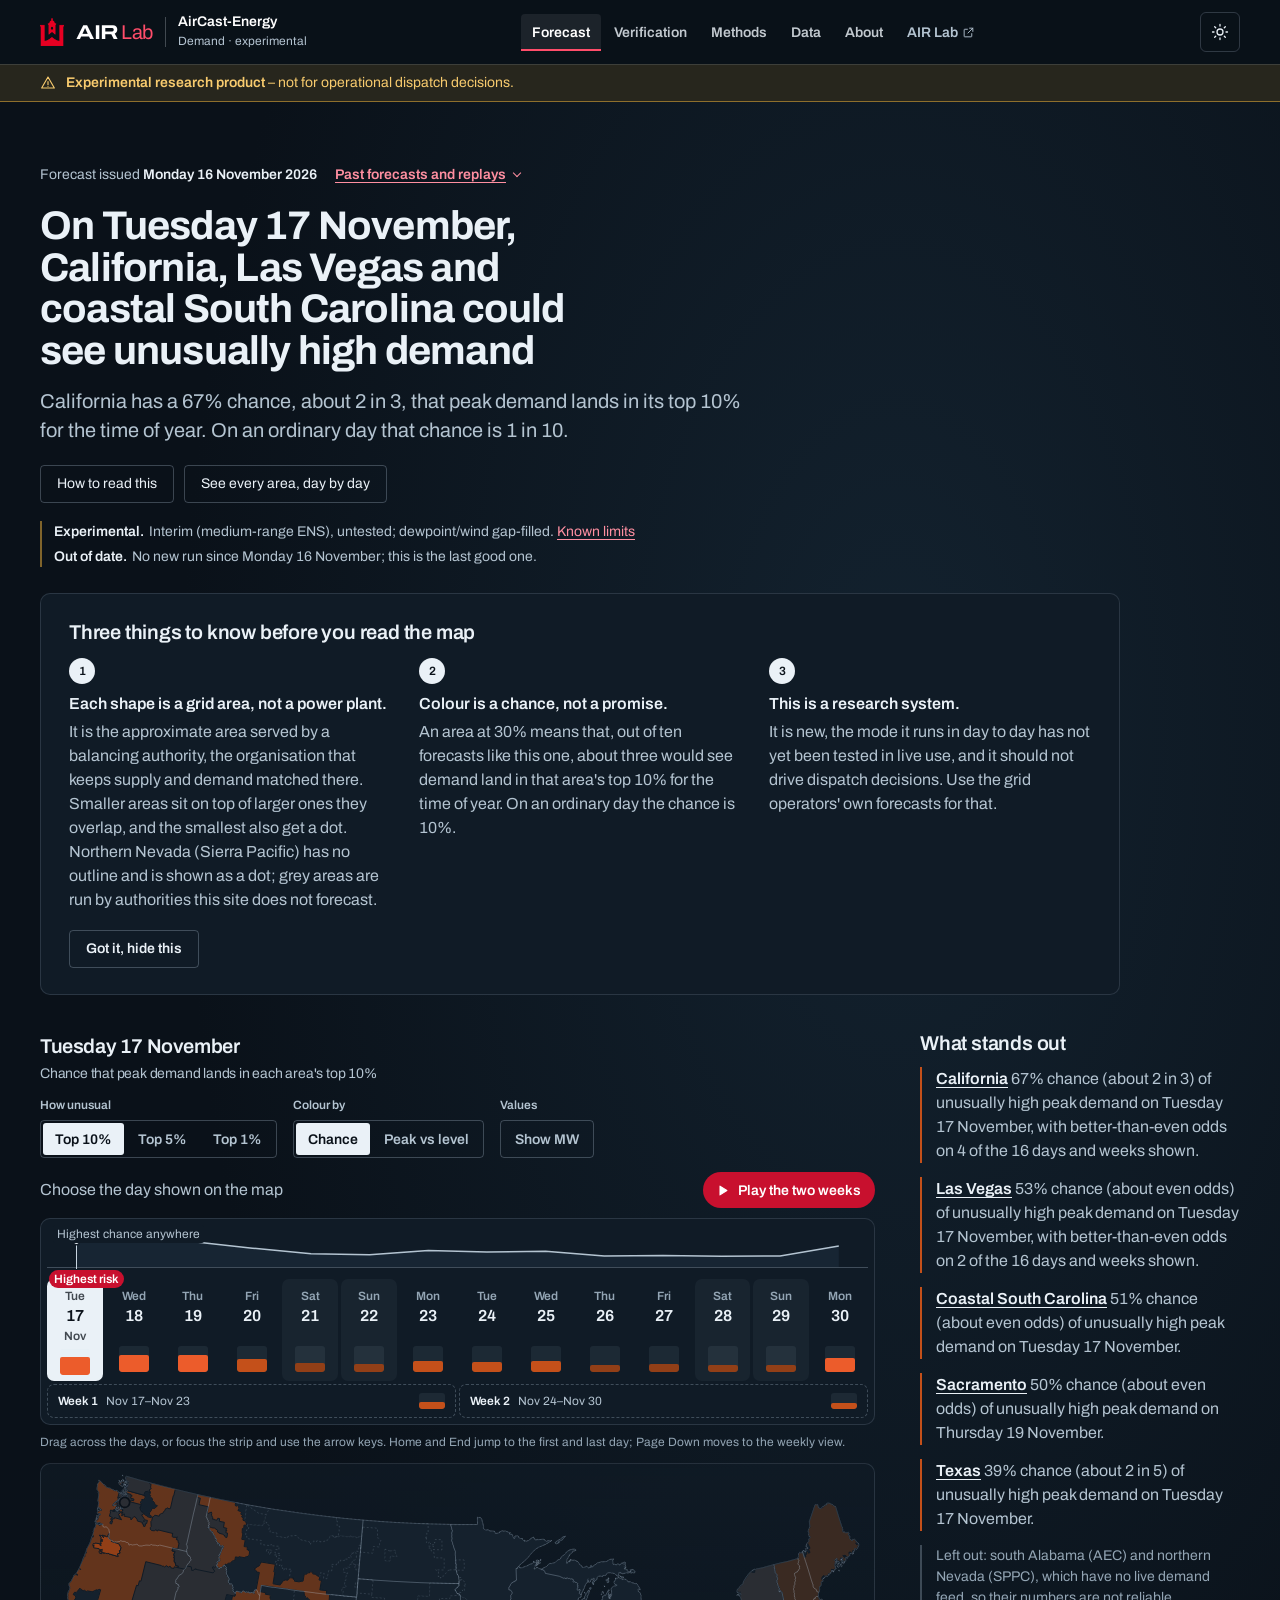
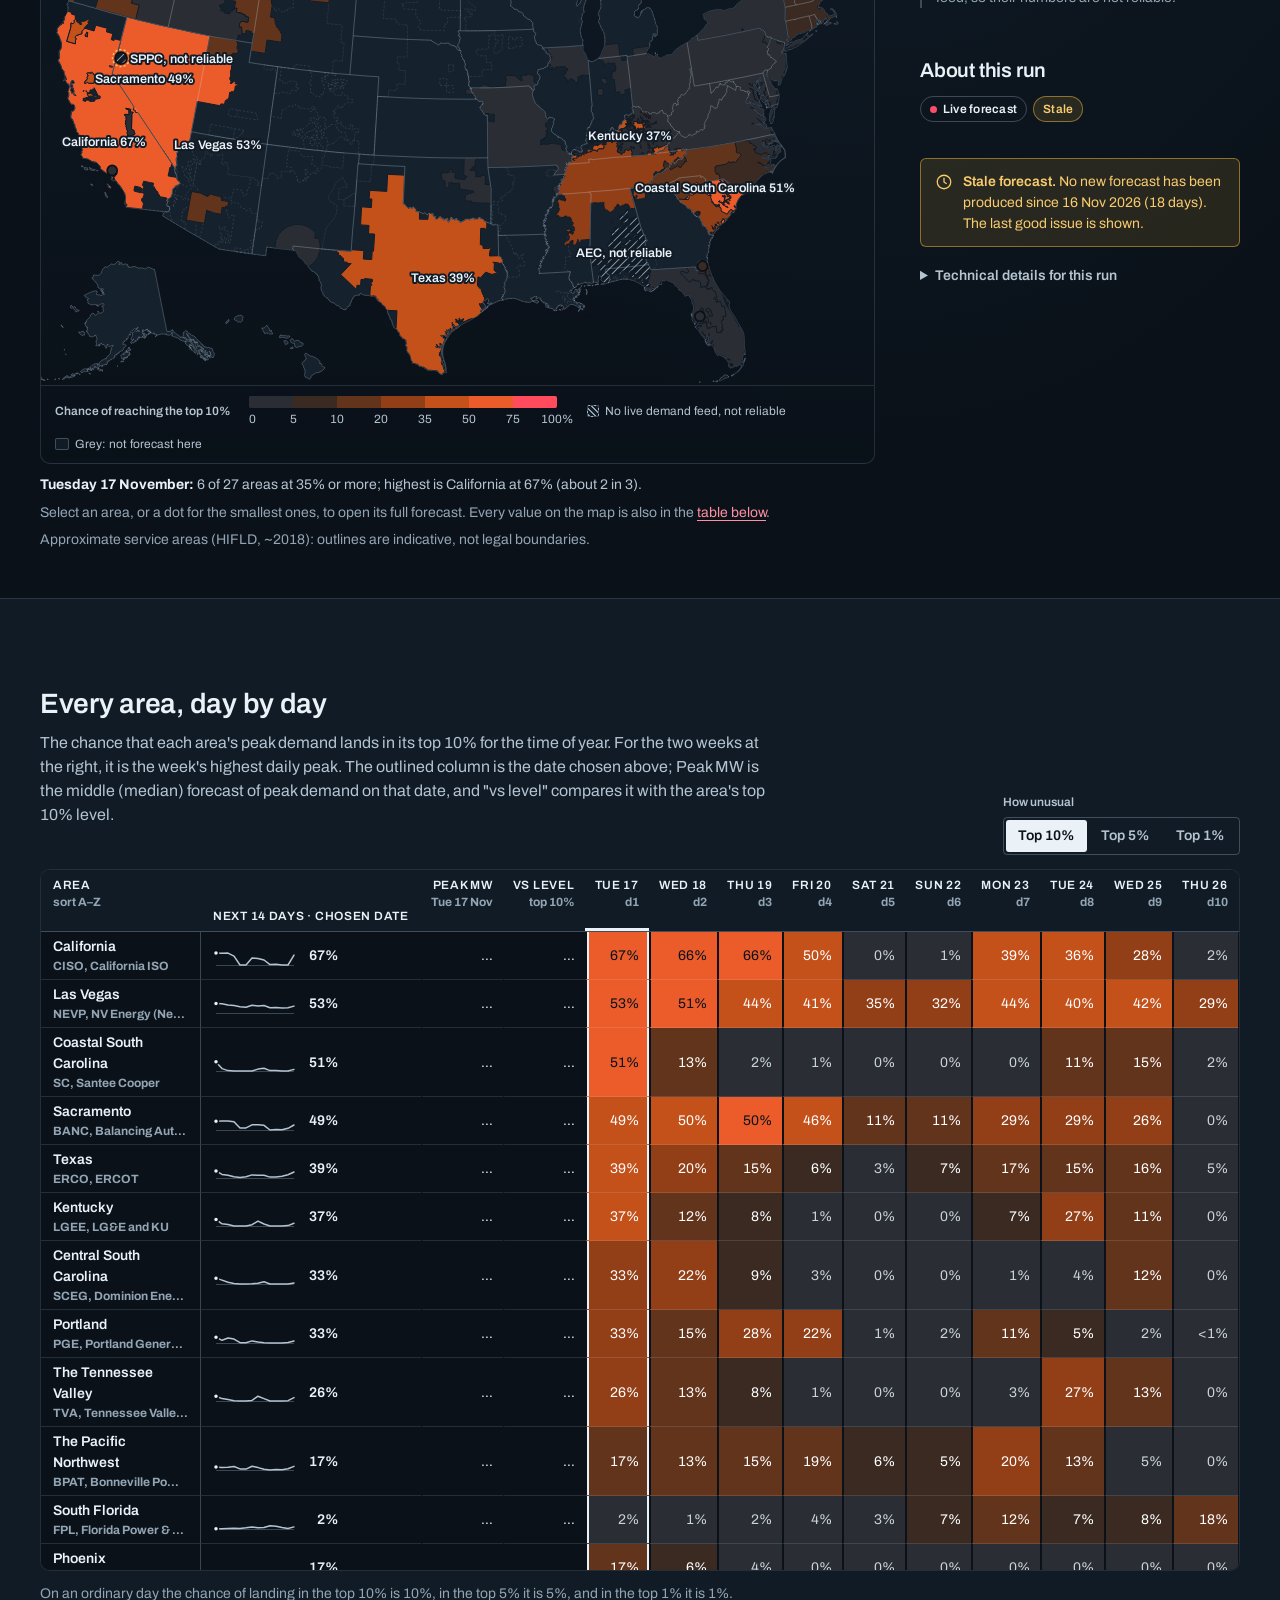
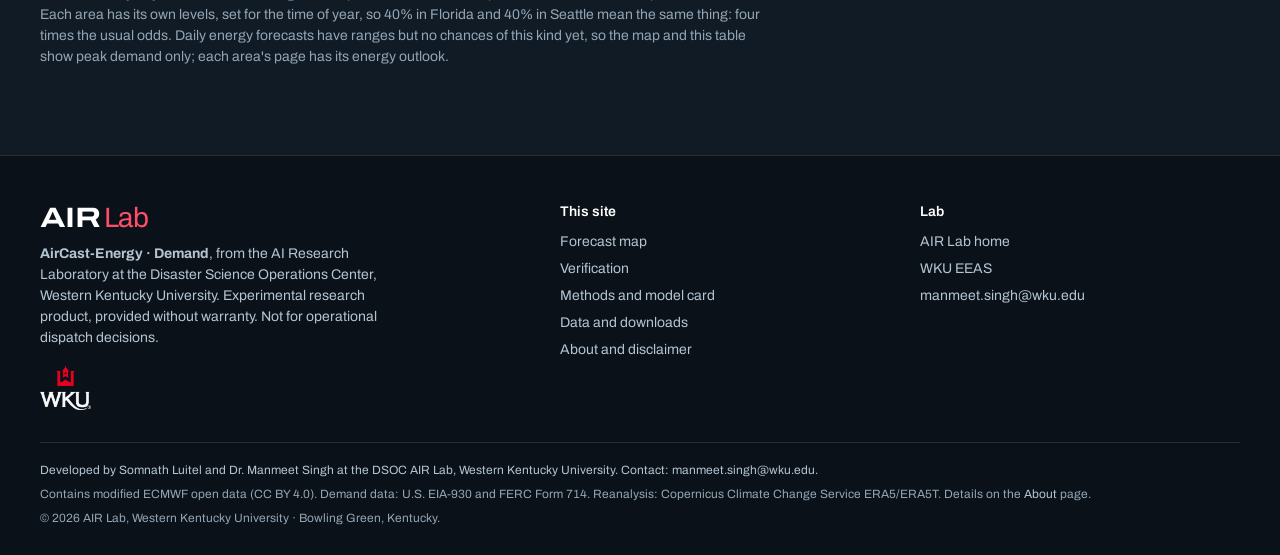
<file: index.html>
<!DOCTYPE html>
<html lang="en">
<head>
  <meta charset="UTF-8" />
  <meta name="viewport" content="width=device-width, initial-scale=1" />
  <title>AirCast-Energy · Demand outlook · AIR Lab · WKU</title>
  <meta name="description" content="AirCast-Energy: experimental probabilistic electricity-demand forecasts for 29 U.S. balancing authorities, days 1 to 14 and weeks 1 to 2, from the AIR Lab at Western Kentucky University. Not for operational dispatch decisions." />
  <meta name="theme-color" content="#0A1119" />
  <meta http-equiv="Content-Security-Policy" content="default-src 'self'; script-src 'self'; style-src 'self'; font-src 'self'; img-src 'self' data:; connect-src 'self'; object-src 'none'; base-uri 'self'; form-action 'self'" />
  <meta name="referrer" content="strict-origin-when-cross-origin" />
  <link rel="icon" type="image/svg+xml" href="favicon.svg" />
  <link rel="stylesheet" href="css/forecast.css?v=9" />
  <script src="js/theme-init.js"></script>
</head>
<body>
<a class="skip" href="#main">Skip to content</a>

<header class="nav" id="nav">
  <div class="wrap nav-row">
    <a class="brand" href="index.html" data-carry aria-label="AirCast-Energy, AIR Lab, home">
      <img class="brand-wku" src="img/wku-mark.png" alt="" width="28" height="32" />
      <span class="brand-name"><b>AIR</b><i>Lab</i></span>
      <span class="brand-rule" aria-hidden="true"></span>
      <span class="brand-word">
        <span class="brand-prod">AirCast-Energy</span>
        <span class="brand-sub">Demand · experimental</span>
      </span>
    </a>
    <nav aria-label="Primary">
      <ul class="nav-links" id="navLinks">
        <li><a href="index.html" data-carry aria-current="page">Forecast</a></li>
        <li><a href="verification.html">Verification</a></li>
        <li><a href="methods.html">Methods</a></li>
        <li><a href="downloads.html">Data</a></li>
        <li><a href="about.html">About</a></li>
        <li><a class="ext" href="https://air-lab-wku.github.io/">AIR Lab<svg class="ic" viewBox="0 0 24 24" aria-hidden="true"><path d="M14 4h6v6M20 4l-9 9M18 14v5a1 1 0 0 1-1 1H5a1 1 0 0 1-1-1V7a1 1 0 0 1 1-1h5"/></svg></a></li>
      </ul>
    </nav>
    <div class="nav-tools">
      <button class="icon-btn" id="themeToggle" type="button" aria-pressed="false" aria-label="Light theme">
        <svg class="ic theme-ic-dark" viewBox="0 0 24 24" aria-hidden="true"><circle cx="12" cy="12" r="4"/><path d="M12 2v2M12 20v2M4.9 4.9l1.4 1.4M17.7 17.7l1.4 1.4M2 12h2M20 12h2M4.9 19.1l1.4-1.4M17.7 6.3l1.4-1.4"/></svg>
        <svg class="ic theme-ic-light" viewBox="0 0 24 24" aria-hidden="true"><path d="M20 14.5A8 8 0 0 1 9.5 4a8 8 0 1 0 10.5 10.5Z"/></svg>
      </button>
      <button class="icon-btn nav-toggle" id="navToggle" type="button" aria-expanded="false" aria-controls="navLinks" aria-label="Open menu">
        <svg class="ic" viewBox="0 0 24 24" aria-hidden="true"><path d="M4 7h16M4 12h16M4 17h16"/></svg>
      </button>
    </div>
  </div>
</header>

<div class="exp" role="note">
  <div class="wrap">
    <svg class="ic" viewBox="0 0 24 24" aria-hidden="true"><path d="M12 3 2.5 19.5h19L12 3ZM12 10v4.5M12 17.2v.1"/></svg>
    <p><strong>Experimental research product</strong> – not for operational dispatch decisions.</p>
  </div>
</div>

<main id="main">
  <section class="hero" aria-labelledby="hero-title">
    <div class="wrap">
      <header class="hero-head">
        <div class="issue-line" id="issueMenu"><p class="issued">Electricity demand outlook for 29 U.S. grid areas</p></div>
        <h1 id="hero-title">Loading the latest outlook…</h1>
        <p class="lede" id="heroLede">Each shaded area on the map is a grid area run by one balancing authority. Its colour shows the chance that demand there lands among its highest 10% of days for the time of year.</p>
        <div class="hero-actions">
          <button class="btn btn-quiet" type="button" id="introOpen" aria-expanded="false" aria-controls="intro">How to read this</button>
          <a class="btn btn-quiet" href="#risk">See every area, day by day</a>
        </div>
        <div class="caveat-line" id="caveat"></div>
      </header>

      <section class="intro" id="intro" aria-labelledby="intro-title" hidden>
        <h2 id="intro-title">Three things to know before you read the map</h2>
        <ol>
          <li><strong>Each shape is a grid area, not a power plant.</strong> It is the approximate area served by a balancing authority, the organisation that keeps supply and demand matched there. Smaller areas sit on top of larger ones they overlap, and the smallest also get a dot. Northern Nevada (Sierra Pacific) has no outline and is shown as a dot; grey areas are run by authorities this site does not forecast.</li>
          <li><strong>Colour is a chance, not a promise.</strong> An area at 30% means that, out of ten forecasts like this one, about three would see demand land in that area's top 10% for the time of year. On an ordinary day the chance is 10%.</li>
          <li><strong>This is a research system.</strong> It is new, the mode it runs in day to day has not yet been tested in live use, and it should not drive dispatch decisions. Use the grid operators' own forecasts for that.</li>
        </ol>
        <button class="btn" type="button" id="introClose">Got it, hide this</button>
      </section>

      <div class="hero-grid">
        <figure class="map-fig" aria-labelledby="mapTitle">
          <div class="map-head">
            <figcaption class="map-title" id="mapTitle">Loading forecast…</figcaption>
            <div class="map-controls" id="mapControls"></div>
          </div>
          <div class="scrub-wrap">
            <div class="scrub-bar">
              <p class="scrub-label" id="scrubLabel">Choose the day shown on the map</p>
              <div class="scrub-actions">
                <button class="btn btn-quiet btn-sm" type="button" id="jump" hidden>Jump to the riskiest day</button>
                <button class="play" type="button" id="play" aria-pressed="false">
                  <svg class="ic ic-play" viewBox="0 0 24 24" aria-hidden="true"><path d="M8 5v14l11-7L8 5Z"/></svg>
                  <svg class="ic ic-pause" viewBox="0 0 24 24" aria-hidden="true"><path d="M9 5v14M15 5v14"/></svg>
                  <span id="playLabel">Play the two weeks</span>
                </button>
              </div>
            </div>
            <div class="scrub" id="scrub" role="slider" tabindex="0" aria-labelledby="scrubLabel" aria-describedby="scrubHint" aria-valuemin="0" aria-valuemax="0" aria-valuenow="0"></div>
            <p class="scrub-hint" id="scrubHint">Drag across the days, or focus the strip and use the arrow keys. Home and End jump to the first and last day; Page Down moves to the weekly view.</p>
          </div>
          <div class="map-wrap" id="mapWrap">
            <svg id="map" viewBox="0 0 975 610" role="group" aria-labelledby="mapTitle" aria-describedby="mapAlt"></svg>
            <div class="tip" id="tip" hidden></div>
            <div class="map-legend">
              <span class="ramp-cap" id="rampCap">Chance of unusually high demand</span>
              <span id="ramp"></span>
              <span class="legend-flag" id="flagKey" hidden><i aria-hidden="true"></i>No live demand feed, not reliable</span>
              <span class="legend-ctx" id="ctxKey" hidden><i aria-hidden="true"></i>Grey: not forecast here</span>
            </div>
          </div>
          <p class="map-read" id="mapRead" aria-live="polite"></p>
          <p class="map-alt" id="mapAlt"><span id="mapAltLead">Select a dot to open that area's full forecast.</span> Every value on the map is also in the <a href="#risk">table below</a>.</p>
          <p class="map-alt map-geo" id="mapGeoNote" hidden>Approximate service areas (HIFLD, ~2018): outlines are indicative, not legal boundaries.</p>
        </figure>

        <aside class="rail">
          <section aria-labelledby="notable-title">
            <h2 id="notable-title">What stands out</h2>
            <ul class="notable" id="notable"><li>Loading…</li></ul>
          </section>
          <section class="issue-box" aria-label="Forecast run">
            <h2 class="rail-h">About this run</h2>
            <div class="issue-badges" id="badges"></div>
            <div id="notes" class="issue-box"></div>
            <details class="tech">
              <summary>Technical details for this run</summary>
              <div id="meta"></div>
            </details>
          </section>
        </aside>
      </div>
    </div>
  </section>

  <section class="sec sec-alt" id="risk" aria-labelledby="risk-title">
    <div class="wrap">
      <div class="table-tools">
        <div class="sec-head">
          <h2 id="risk-title">Every area, day by day</h2>
          <p id="riskSub">The chance that each area's peak demand lands in its top 10% for the time of year.</p>
        </div>
        <div class="map-controls" id="tableControls"></div>
      </div>
      <div class="scroller" id="riskScroll" tabindex="0" role="region" aria-labelledby="risk-title">
        <p class="loading">Loading…</p>
      </div>
      <p class="table-note" id="riskNote">On an ordinary day the chance of landing in the top 10% is 10%, in the top 5% it is 5%, and in the top 1% it is 1%. Each area has its own levels, set for the time of year, so 40% in Florida and 40% in Seattle mean the same thing: four times the usual odds.</p>
    </div>
  </section>
</main>

<footer class="foot">
  <div class="wrap">
    <div class="foot-top">
      <div class="foot-brand">
        <span class="brand-name"><b>AIR</b><i>Lab</i></span>
        <p><strong>AirCast-Energy · Demand</strong>, from the AI Research Laboratory at the Disaster Science Operations Center, Western Kentucky University. Experimental research product, provided without warranty. Not for operational dispatch decisions.</p>
        <img src="img/wku-light.png" alt="Western Kentucky University" width="360" height="309" loading="lazy" />
      </div>
      <div>
        <h2>This site</h2>
        <ul><li><a href="index.html">Forecast map</a></li><li><a href="verification.html">Verification</a></li><li><a href="methods.html">Methods and model card</a></li><li><a href="downloads.html">Data and downloads</a></li><li><a href="about.html">About and disclaimer</a></li></ul>
      </div>
      <div>
        <h2>Lab</h2>
        <ul><li><a href="https://air-lab-wku.github.io/">AIR Lab home</a></li><li><a href="https://www.wku.edu/eeas/">WKU EEAS</a></li><li><a href="mailto:manmeet.singh@wku.edu">manmeet.singh@wku.edu</a></li></ul>
      </div>
    </div>
    <div class="foot-small">
      <p class="credit">Developed by <a href="https://air-lab-wku.github.io/#team">Somnath Luitel</a> and <a href="https://air-lab-wku.github.io/#team">Dr. Manmeet Singh</a> at the DSOC AIR Lab, Western Kentucky University. Contact: <a href="mailto:manmeet.singh@wku.edu">manmeet.singh@wku.edu</a>.</p>
      <p>Contains modified ECMWF open data (CC BY 4.0). Demand data: U.S. EIA-930 and FERC Form 714. Reanalysis: Copernicus Climate Change Service ERA5/ERA5T. Details on the <a href="about.html">About</a> page.</p>
      <p>© <span id="year">2026</span> AIR Lab, Western Kentucky University · Bowling Green, Kentucky.</p>
    </div>
  </div>
</footer>

<script src="js/common.js?v=6" defer></script>
<script src="js/usmap.js?v=7" defer></script>
<script src="js/charts.js?v=6" defer></script>
<script src="js/home.js?v=9" defer></script>
</body>
</html>
</file>
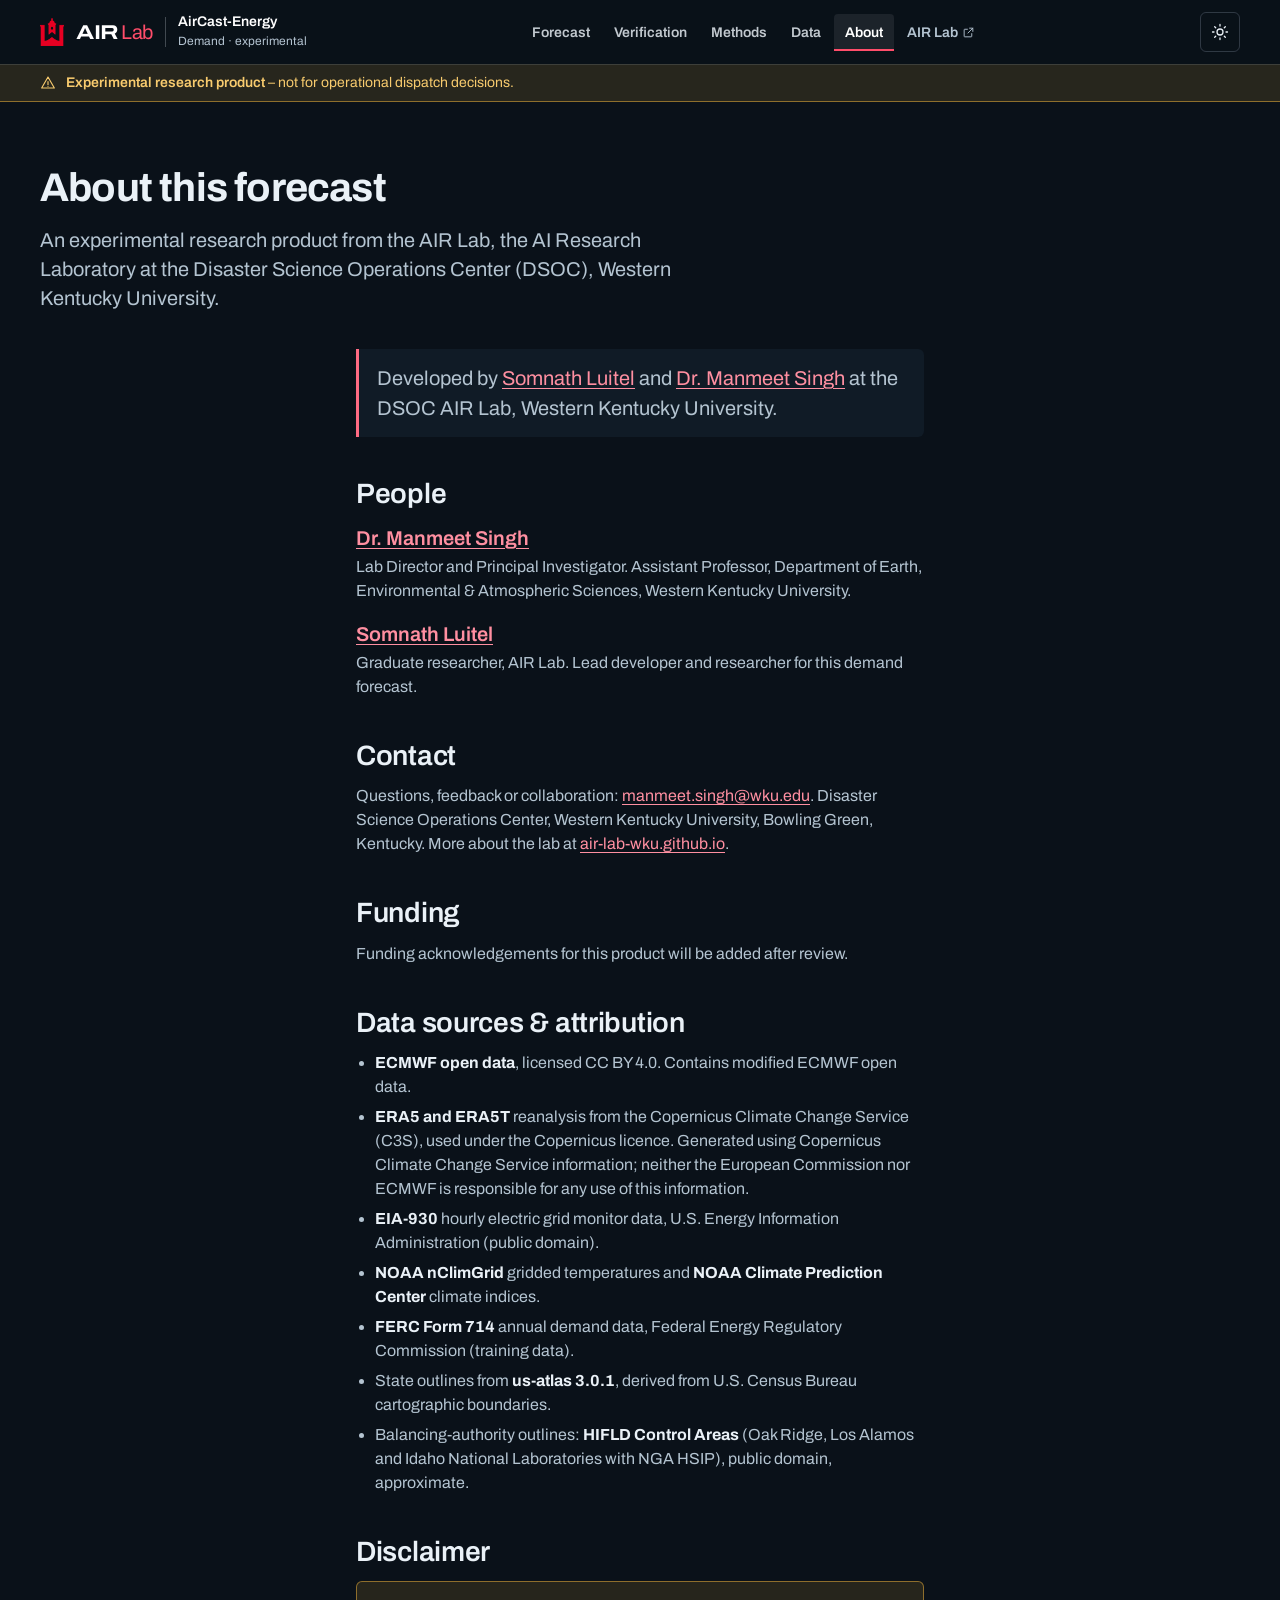
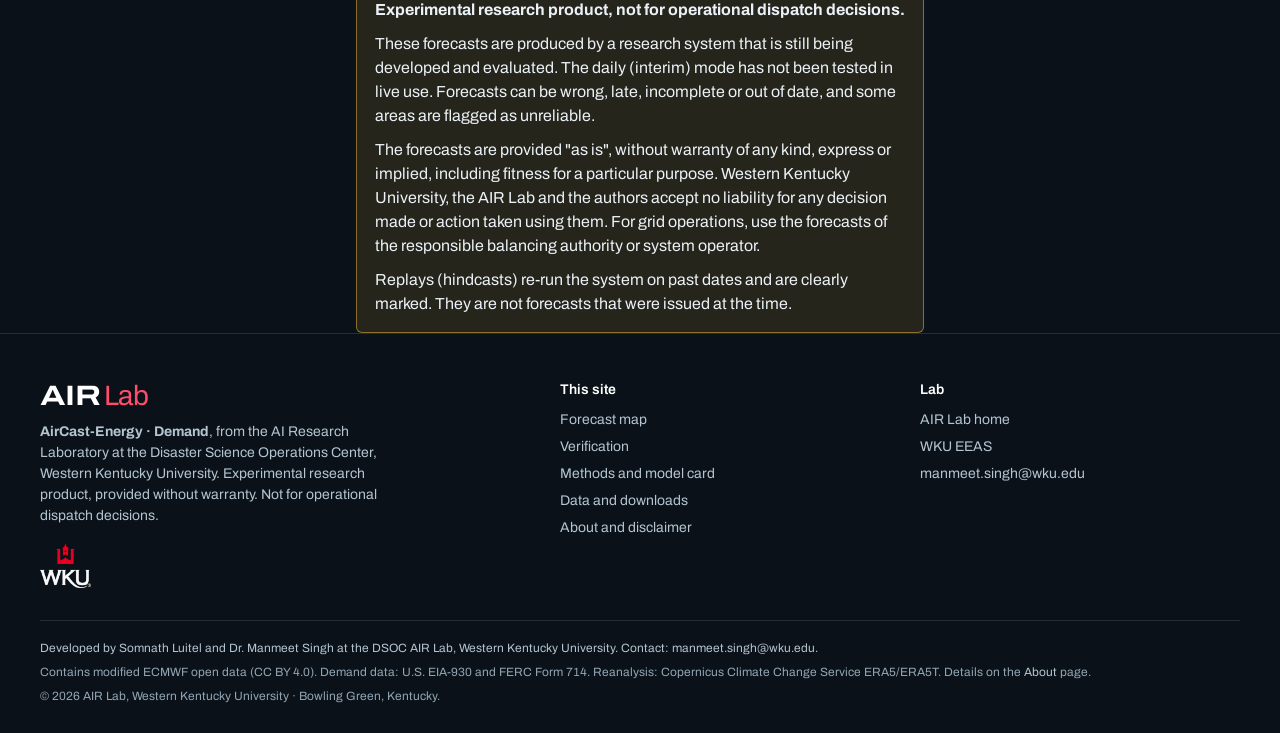
<file: about.html>
<!DOCTYPE html>
<html lang="en">
<head>
  <meta charset="UTF-8" />
  <meta name="viewport" content="width=device-width, initial-scale=1" />
  <title>About and disclaimer · AirCast-Energy · AIR Lab · WKU</title>
  <meta name="description" content="About AirCast-Energy, the AIR Lab demand forecast: people, contact, data sources and disclaimer." />
  <meta name="theme-color" content="#0A1119" />
  <meta http-equiv="Content-Security-Policy" content="default-src 'self'; script-src 'self'; style-src 'self'; font-src 'self'; img-src 'self' data:; connect-src 'self'; object-src 'none'; base-uri 'self'; form-action 'self'" />
  <meta name="referrer" content="strict-origin-when-cross-origin" />
  <link rel="icon" type="image/svg+xml" href="favicon.svg" />
  <link rel="stylesheet" href="css/forecast.css?v=9" />
  <script src="js/theme-init.js"></script>
</head>
<body>
<a class="skip" href="#main">Skip to content</a>

<header class="nav" id="nav">
  <div class="wrap nav-row">
    <a class="brand" href="index.html" data-carry aria-label="AirCast-Energy, AIR Lab, home">
      <img class="brand-wku" src="img/wku-mark.png" alt="" width="28" height="32" />
      <span class="brand-name"><b>AIR</b><i>Lab</i></span>
      <span class="brand-rule" aria-hidden="true"></span>
      <span class="brand-word">
        <span class="brand-prod">AirCast-Energy</span>
        <span class="brand-sub">Demand · experimental</span>
      </span>
    </a>
    <nav aria-label="Primary">
      <ul class="nav-links" id="navLinks">
        <li><a href="index.html" data-carry>Forecast</a></li>
        <li><a href="verification.html">Verification</a></li>
        <li><a href="methods.html">Methods</a></li>
        <li><a href="downloads.html">Data</a></li>
        <li><a href="about.html" aria-current="page">About</a></li>
        <li><a class="ext" href="https://air-lab-wku.github.io/">AIR Lab<svg class="ic" viewBox="0 0 24 24" aria-hidden="true"><path d="M14 4h6v6M20 4l-9 9M18 14v5a1 1 0 0 1-1 1H5a1 1 0 0 1-1-1V7a1 1 0 0 1 1-1h5"/></svg></a></li>
      </ul>
    </nav>
    <div class="nav-tools">
      <button class="icon-btn" id="themeToggle" type="button" aria-pressed="false" aria-label="Light theme">
        <svg class="ic theme-ic-dark" viewBox="0 0 24 24" aria-hidden="true"><circle cx="12" cy="12" r="4"/><path d="M12 2v2M12 20v2M4.9 4.9l1.4 1.4M17.7 17.7l1.4 1.4M2 12h2M20 12h2M4.9 19.1l1.4-1.4M17.7 6.3l1.4-1.4"/></svg>
        <svg class="ic theme-ic-light" viewBox="0 0 24 24" aria-hidden="true"><path d="M20 14.5A8 8 0 0 1 9.5 4a8 8 0 1 0 10.5 10.5Z"/></svg>
      </button>
      <button class="icon-btn nav-toggle" id="navToggle" type="button" aria-expanded="false" aria-controls="navLinks" aria-label="Open menu">
        <svg class="ic" viewBox="0 0 24 24" aria-hidden="true"><path d="M4 7h16M4 12h16M4 17h16"/></svg>
      </button>
    </div>
  </div>
</header>

<div class="exp" role="note">
  <div class="wrap">
    <svg class="ic" viewBox="0 0 24 24" aria-hidden="true"><path d="M12 3 2.5 19.5h19L12 3ZM12 10v4.5M12 17.2v.1"/></svg>
    <p><strong>Experimental research product</strong> – not for operational dispatch decisions.</p>
  </div>
</div>

<main id="main">
  <div class="wrap page-head">
    <h1>About this forecast</h1>
    <p class="lede">An experimental research product from the AIR Lab, the AI Research Laboratory at the Disaster Science Operations Center (DSOC), Western Kentucky University.</p>
  </div>

  <div class="wrap prose">
    <p class="credit-lead">Developed by <a href="https://air-lab-wku.github.io/#team">Somnath Luitel</a> and <a href="https://air-lab-wku.github.io/#team">Dr. Manmeet Singh</a> at the DSOC AIR Lab, Western Kentucky University.</p>

    <h2>People</h2>
    <dl class="people">
      <div>
        <dt><a href="https://air-lab-wku.github.io/#team">Dr. Manmeet Singh</a></dt>
        <dd>Lab Director and Principal Investigator. Assistant Professor, Department of Earth, Environmental &amp; Atmospheric Sciences, Western Kentucky University.</dd>
      </div>
      <div>
        <dt><a href="https://air-lab-wku.github.io/#team">Somnath Luitel</a></dt>
        <dd>Graduate researcher, AIR Lab. Lead developer and researcher for this demand forecast.</dd>
      </div>
    </dl>

    <h2>Contact</h2>
    <p>Questions, feedback or collaboration: <a href="mailto:manmeet.singh@wku.edu">manmeet.singh@wku.edu</a>. Disaster Science Operations Center, Western Kentucky University, Bowling Green, Kentucky. More about the lab at <a href="https://air-lab-wku.github.io/">air-lab-wku.github.io</a>.</p>

    <h2>Funding</h2>
    <p>Funding acknowledgements for this product will be added after review.</p>

    <h2 id="data-sources">Data sources &amp; attribution</h2>
    <ul>
      <li><strong>ECMWF open data</strong>, licensed CC BY 4.0. Contains modified ECMWF open data.</li>
      <li><strong>ERA5 and ERA5T</strong> reanalysis from the Copernicus Climate Change Service (C3S), used under the Copernicus licence. Generated using Copernicus Climate Change Service information; neither the European Commission nor ECMWF is responsible for any use of this information.</li>
      <li><strong>EIA-930</strong> hourly electric grid monitor data, U.S. Energy Information Administration (public domain).</li>
      <li><strong>NOAA nClimGrid</strong> gridded temperatures and <strong>NOAA Climate Prediction Center</strong> climate indices.</li>
      <li><strong>FERC Form 714</strong> annual demand data, Federal Energy Regulatory Commission (training data).</li>
      <li>State outlines from <strong>us-atlas 3.0.1</strong>, derived from U.S. Census Bureau cartographic boundaries.</li>
          <li>Balancing-authority outlines: <strong>HIFLD Control Areas</strong> (Oak Ridge, Los Alamos and Idaho National Laboratories with NGA HSIP), public domain, approximate.</li>
    </ul>

    <h2 id="disclaimer">Disclaimer</h2>
    <div class="disclaimer">
      <p><strong>Experimental research product, not for operational dispatch decisions.</strong></p>
      <p>These forecasts are produced by a research system that is still being developed and evaluated. The daily (interim) mode has not been tested in live use. Forecasts can be wrong, late, incomplete or out of date, and some areas are flagged as unreliable.</p>
      <p>The forecasts are provided "as is", without warranty of any kind, express or implied, including fitness for a particular purpose. Western Kentucky University, the AIR Lab and the authors accept no liability for any decision made or action taken using them. For grid operations, use the forecasts of the responsible balancing authority or system operator.</p>
      <p>Replays (hindcasts) re-run the system on past dates and are clearly marked. They are not forecasts that were issued at the time.</p>
    </div>
  </div>
</main>


<footer class="foot">
  <div class="wrap">
    <div class="foot-top">
      <div class="foot-brand">
        <span class="brand-name"><b>AIR</b><i>Lab</i></span>
        <p><strong>AirCast-Energy · Demand</strong>, from the AI Research Laboratory at the Disaster Science Operations Center, Western Kentucky University. Experimental research product, provided without warranty. Not for operational dispatch decisions.</p>
        <img src="img/wku-light.png" alt="Western Kentucky University" width="360" height="309" loading="lazy" />
      </div>
      <div>
        <h2>This site</h2>
        <ul><li><a href="index.html">Forecast map</a></li><li><a href="verification.html">Verification</a></li><li><a href="methods.html">Methods and model card</a></li><li><a href="downloads.html">Data and downloads</a></li><li><a href="about.html">About and disclaimer</a></li></ul>
      </div>
      <div>
        <h2>Lab</h2>
        <ul><li><a href="https://air-lab-wku.github.io/">AIR Lab home</a></li><li><a href="https://www.wku.edu/eeas/">WKU EEAS</a></li><li><a href="mailto:manmeet.singh@wku.edu">manmeet.singh@wku.edu</a></li></ul>
      </div>
    </div>
    <div class="foot-small">
      <p class="credit">Developed by <a href="https://air-lab-wku.github.io/#team">Somnath Luitel</a> and <a href="https://air-lab-wku.github.io/#team">Dr. Manmeet Singh</a> at the DSOC AIR Lab, Western Kentucky University. Contact: <a href="mailto:manmeet.singh@wku.edu">manmeet.singh@wku.edu</a>.</p>
      <p>Contains modified ECMWF open data (CC BY 4.0). Demand data: U.S. EIA-930 and FERC Form 714. Reanalysis: Copernicus Climate Change Service ERA5/ERA5T. Details on the <a href="about.html">About</a> page.</p>
      <p>© <span id="year">2026</span> AIR Lab, Western Kentucky University · Bowling Green, Kentucky.</p>
    </div>
  </div>
</footer>

<script src="js/common.js?v=6" defer></script>
</body>
</html>
</file>
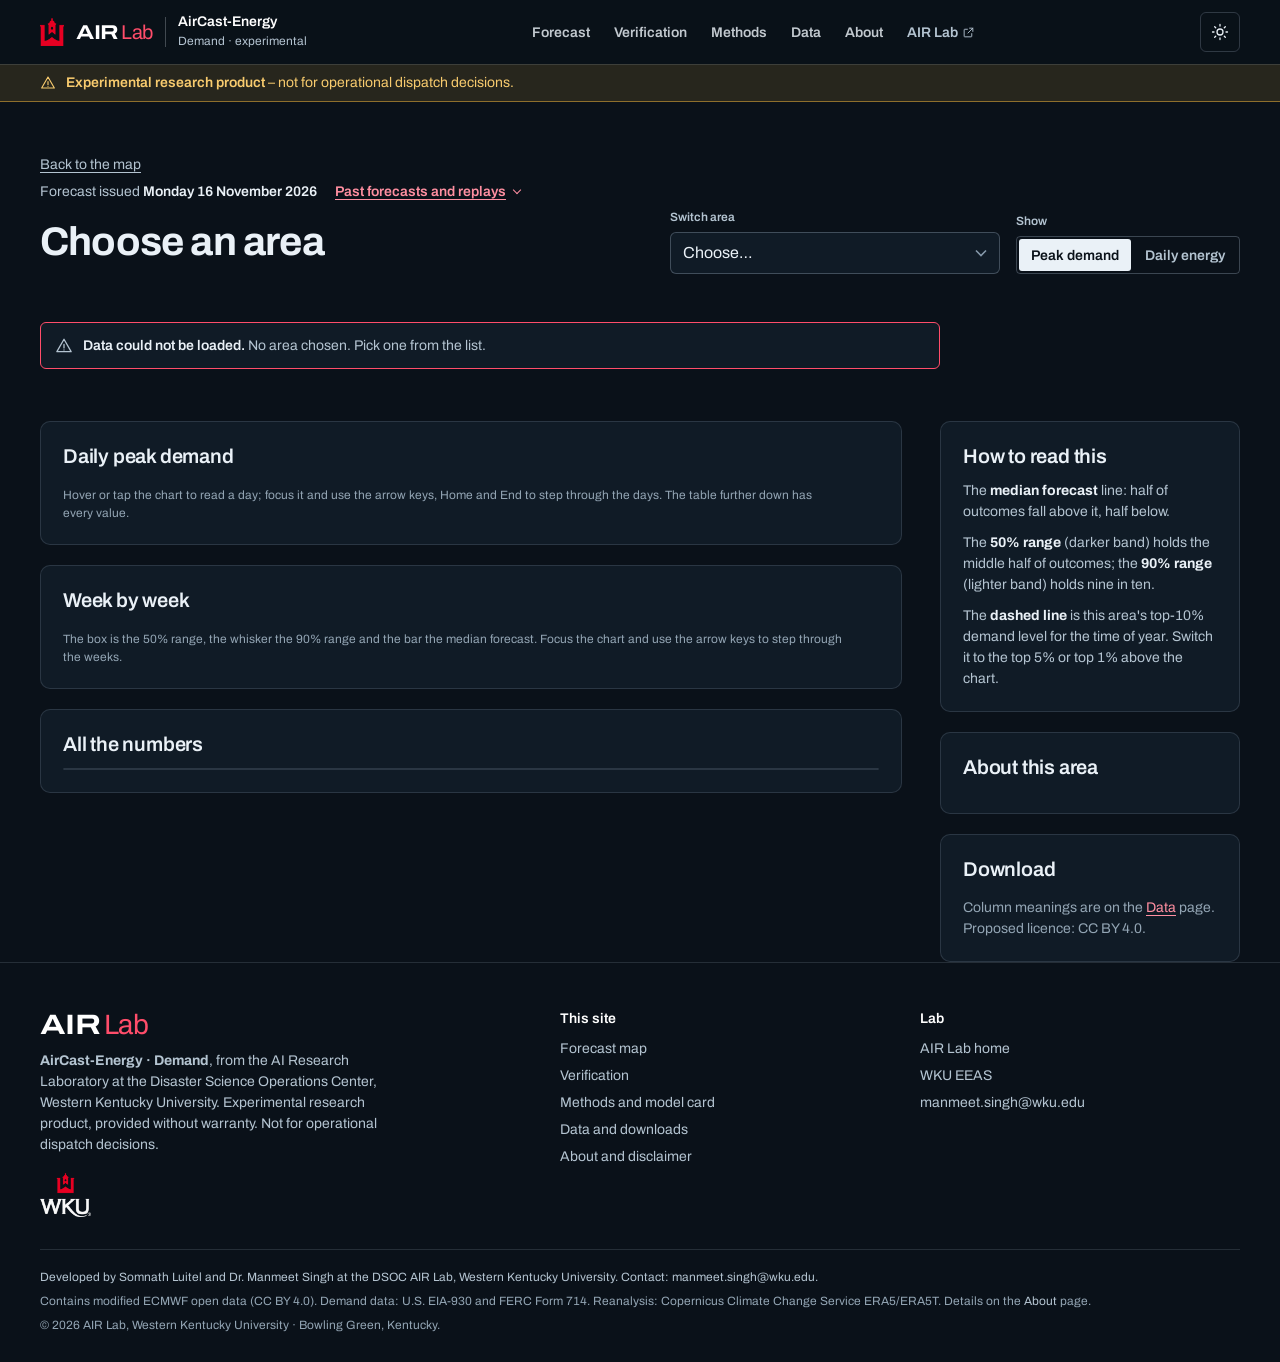
<file: ba.html>
<!DOCTYPE html>
<html lang="en">
<head>
  <meta charset="UTF-8" />
  <meta name="viewport" content="width=device-width, initial-scale=1" />
  <title>Balancing authority forecast · AirCast-Energy · AIR Lab · WKU</title>
  <meta name="description" content="AirCast-Energy: probabilistic daily and weekly peak and energy demand forecast for one U.S. balancing authority. Experimental, not for operational dispatch decisions." />
  <meta name="theme-color" content="#0A1119" />
  <meta http-equiv="Content-Security-Policy" content="default-src 'self'; script-src 'self'; style-src 'self'; font-src 'self'; img-src 'self' data:; connect-src 'self'; object-src 'none'; base-uri 'self'; form-action 'self'" />
  <meta name="referrer" content="strict-origin-when-cross-origin" />
  <link rel="icon" type="image/svg+xml" href="favicon.svg" />
  <link rel="stylesheet" href="css/forecast.css?v=9" />
  <script src="js/theme-init.js"></script>
</head>
<body>
<a class="skip" href="#main">Skip to content</a>

<header class="nav" id="nav">
  <div class="wrap nav-row">
    <a class="brand" href="index.html" data-carry aria-label="AirCast-Energy, AIR Lab, home">
      <img class="brand-wku" src="img/wku-mark.png" alt="" width="28" height="32" />
      <span class="brand-name"><b>AIR</b><i>Lab</i></span>
      <span class="brand-rule" aria-hidden="true"></span>
      <span class="brand-word">
        <span class="brand-prod">AirCast-Energy</span>
        <span class="brand-sub">Demand · experimental</span>
      </span>
    </a>
    <nav aria-label="Primary">
      <ul class="nav-links" id="navLinks">
        <li><a href="index.html" data-carry>Forecast</a></li>
        <li><a href="verification.html">Verification</a></li>
        <li><a href="methods.html">Methods</a></li>
        <li><a href="downloads.html">Data</a></li>
        <li><a href="about.html">About</a></li>
        <li><a class="ext" href="https://air-lab-wku.github.io/">AIR Lab<svg class="ic" viewBox="0 0 24 24" aria-hidden="true"><path d="M14 4h6v6M20 4l-9 9M18 14v5a1 1 0 0 1-1 1H5a1 1 0 0 1-1-1V7a1 1 0 0 1 1-1h5"/></svg></a></li>
      </ul>
    </nav>
    <div class="nav-tools">
      <button class="icon-btn" id="themeToggle" type="button" aria-pressed="false" aria-label="Light theme">
        <svg class="ic theme-ic-dark" viewBox="0 0 24 24" aria-hidden="true"><circle cx="12" cy="12" r="4"/><path d="M12 2v2M12 20v2M4.9 4.9l1.4 1.4M17.7 17.7l1.4 1.4M2 12h2M20 12h2M4.9 19.1l1.4-1.4M17.7 6.3l1.4-1.4"/></svg>
        <svg class="ic theme-ic-light" viewBox="0 0 24 24" aria-hidden="true"><path d="M20 14.5A8 8 0 0 1 9.5 4a8 8 0 1 0 10.5 10.5Z"/></svg>
      </button>
      <button class="icon-btn nav-toggle" id="navToggle" type="button" aria-expanded="false" aria-controls="navLinks" aria-label="Open menu">
        <svg class="ic" viewBox="0 0 24 24" aria-hidden="true"><path d="M4 7h16M4 12h16M4 17h16"/></svg>
      </button>
    </div>
  </div>
</header>

<div class="exp" role="note">
  <div class="wrap">
    <svg class="ic" viewBox="0 0 24 24" aria-hidden="true"><path d="M12 3 2.5 19.5h19L12 3ZM12 10v4.5M12 17.2v.1"/></svg>
    <p><strong>Experimental research product</strong> – not for operational dispatch decisions.</p>
  </div>
</div>

<main id="main">
  <div class="wrap page-head">
    <p class="crumbs"><a href="index.html" id="backLink">Back to the map</a></p>
    <div class="issue-line" id="issueMenu"></div>
    <div class="ba-head">
      <div>
        <h1 id="baTitle">Loading…</h1>
        <p class="ba-sub" id="baSub"></p>
      </div>
      <div class="ba-tools">
        <div class="select-wrap">
          <label for="baSel">Switch area</label>
          <select class="select" id="baSel"><option>…</option></select>
        </div>
        <fieldset class="seg" id="targetSeg">
          <legend>Show</legend>
          <div class="seg-row">
            <label><input type="radio" name="target" value="peak" checked /><span>Peak demand</span></label>
            <label><input type="radio" name="target" value="energy" /><span>Daily energy</span></label>
          </div>
        </fieldset>
      </div>
    </div>
    <p class="ba-lede" id="baLede"></p>
    <div class="issue-badges" id="badges"></div>
    <div id="notes" class="issue-box notes-row"></div>
  </div>

  <div class="wrap ba-grid">
    <div>
      <section class="panel" aria-labelledby="fanTitle">
        <div class="panel-head">
          <h2 id="fanTitle">Daily peak demand</h2>
          <div class="cx-tools" id="fanTools"></div>
        </div>
        <p class="panel-sub" id="fanSub" hidden></p>
        <div class="chart-key" id="fanKey"></div>
        <div class="chart" id="fan" tabindex="0" role="group" aria-labelledby="fanTitle" aria-describedby="fanHint"></div>
        <p class="cx-note" id="fanNote"></p>
        <div class="sr-only" id="fanRead" aria-live="polite"></div>
        <p class="kbd-hint" id="fanHint">Hover or tap the chart to read a day; focus it and use the arrow keys, Home and End to step through the days. The table further down has every value.</p>
      </section>

      <section class="panel" aria-labelledby="wkTitle">
        <h2 id="wkTitle">Week by week</h2>
        <p class="panel-sub" id="wkSub"></p>
        <div class="chart-key" id="wkKey"></div>
        <div class="chart" id="weeks" tabindex="0" role="group" aria-labelledby="wkTitle" aria-describedby="wkHint"></div>
        <div class="sr-only" id="wkRead" aria-live="polite"></div>
        <p class="kbd-hint" id="wkHint">The box is the 50% range, the whisker the 90% range and the bar the median forecast. Focus the chart and use the arrow keys to step through the weeks.</p>
      </section>

      <section class="panel" aria-labelledby="tblTitle">
        <h2 id="tblTitle">All the numbers</h2>
        <p class="panel-sub" id="tblSub"></p>
        <div class="table-scroll" id="tbl" tabindex="0" role="region" aria-labelledby="tblTitle"></div>
      </section>
    </div>

    <aside>
      <section class="panel" aria-labelledby="readTitle">
        <h2 id="readTitle">How to read this</h2>
        <ul class="howto">
          <li>The <strong>median forecast</strong> line: half of outcomes fall above it, half below.</li>
          <li>The <strong>50% range</strong> (darker band) holds the middle half of outcomes; the <strong>90% range</strong> (lighter band) holds nine in ten.</li>
          <li>The <strong>dashed line</strong> is this area's top-10% demand level for the time of year. Switch it to the top 5% or top 1% above the chart.</li>
          <li id="howObs" hidden>The <strong>observed</strong> line is what demand actually was. This is a hindcast, so you can check the forecast against it.</li>
        </ul>
      </section>
      <section class="panel" aria-labelledby="factsTitle">
        <h2 id="factsTitle">About this area</h2>
        <dl class="facts" id="facts"></dl>
      </section>
      <section class="panel" aria-labelledby="dlTitle">
        <h2 id="dlTitle">Download</h2>
        <ul class="dl-list" id="dl"></ul>
        <p class="panel-sub">Column meanings are on the <a href="downloads.html">Data</a> page. Proposed licence: CC BY 4.0.</p>
      </section>
    </aside>
  </div>
</main>


<footer class="foot">
  <div class="wrap">
    <div class="foot-top">
      <div class="foot-brand">
        <span class="brand-name"><b>AIR</b><i>Lab</i></span>
        <p><strong>AirCast-Energy · Demand</strong>, from the AI Research Laboratory at the Disaster Science Operations Center, Western Kentucky University. Experimental research product, provided without warranty. Not for operational dispatch decisions.</p>
        <img src="img/wku-light.png" alt="Western Kentucky University" width="360" height="309" loading="lazy" />
      </div>
      <div>
        <h2>This site</h2>
        <ul><li><a href="index.html">Forecast map</a></li><li><a href="verification.html">Verification</a></li><li><a href="methods.html">Methods and model card</a></li><li><a href="downloads.html">Data and downloads</a></li><li><a href="about.html">About and disclaimer</a></li></ul>
      </div>
      <div>
        <h2>Lab</h2>
        <ul><li><a href="https://air-lab-wku.github.io/">AIR Lab home</a></li><li><a href="https://www.wku.edu/eeas/">WKU EEAS</a></li><li><a href="mailto:manmeet.singh@wku.edu">manmeet.singh@wku.edu</a></li></ul>
      </div>
    </div>
    <div class="foot-small">
      <p class="credit">Developed by <a href="https://air-lab-wku.github.io/#team">Somnath Luitel</a> and <a href="https://air-lab-wku.github.io/#team">Dr. Manmeet Singh</a> at the DSOC AIR Lab, Western Kentucky University. Contact: <a href="mailto:manmeet.singh@wku.edu">manmeet.singh@wku.edu</a>.</p>
      <p>Contains modified ECMWF open data (CC BY 4.0). Demand data: U.S. EIA-930 and FERC Form 714. Reanalysis: Copernicus Climate Change Service ERA5/ERA5T. Details on the <a href="about.html">About</a> page.</p>
      <p>© <span id="year">2026</span> AIR Lab, Western Kentucky University · Bowling Green, Kentucky.</p>
    </div>
  </div>
</footer>

<script src="js/common.js?v=6" defer></script>
<script src="js/charts.js?v=6" defer></script>
<script src="js/ba.js?v=7" defer></script>
</body>
</html>
</file>
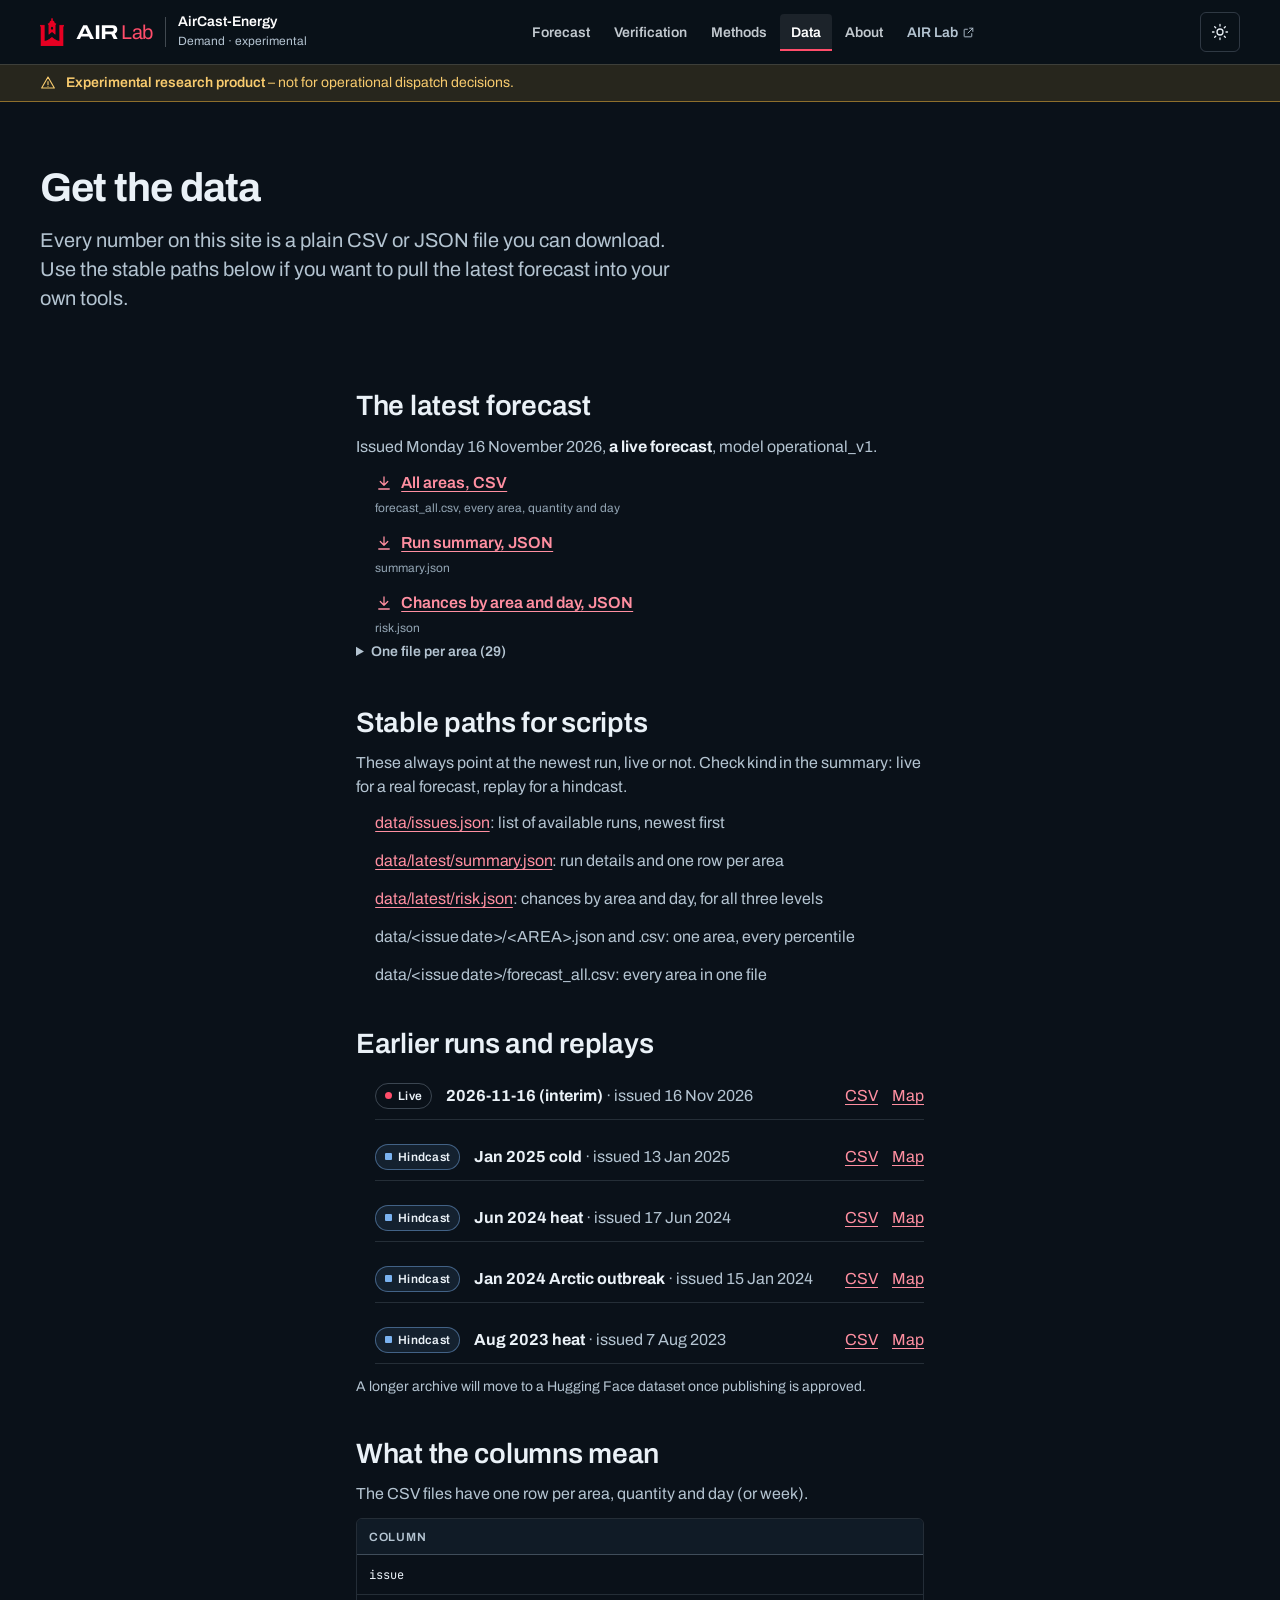
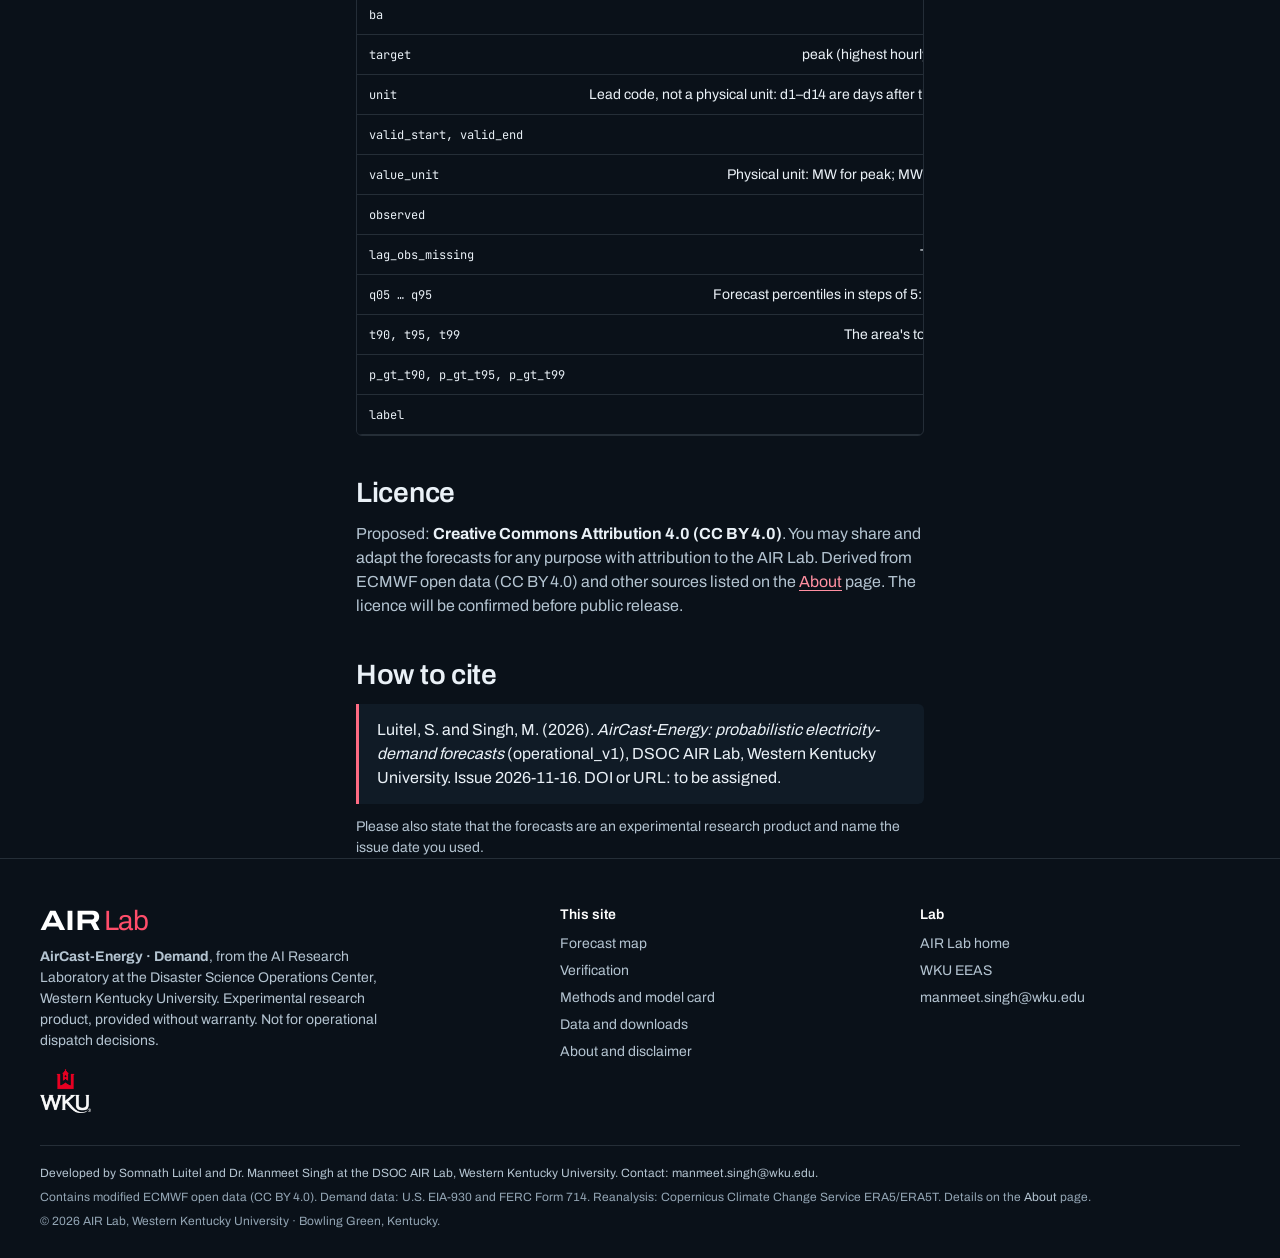
<file: downloads.html>
<!DOCTYPE html>
<html lang="en">
<head>
  <meta charset="UTF-8" />
  <meta name="viewport" content="width=device-width, initial-scale=1" />
  <title>Data and downloads · AirCast-Energy · AIR Lab · WKU</title>
  <meta name="description" content="Download the experimental AirCast-Energy demand forecasts as CSV and JSON, with a column dictionary, licence and citation." />
  <meta name="theme-color" content="#0A1119" />
  <meta http-equiv="Content-Security-Policy" content="default-src 'self'; script-src 'self'; style-src 'self'; font-src 'self'; img-src 'self' data:; connect-src 'self'; object-src 'none'; base-uri 'self'; form-action 'self'" />
  <meta name="referrer" content="strict-origin-when-cross-origin" />
  <link rel="icon" type="image/svg+xml" href="favicon.svg" />
  <link rel="stylesheet" href="css/forecast.css?v=9" />
  <script src="js/theme-init.js"></script>
</head>
<body>
<a class="skip" href="#main">Skip to content</a>

<header class="nav" id="nav">
  <div class="wrap nav-row">
    <a class="brand" href="index.html" data-carry aria-label="AirCast-Energy, AIR Lab, home">
      <img class="brand-wku" src="img/wku-mark.png" alt="" width="28" height="32" />
      <span class="brand-name"><b>AIR</b><i>Lab</i></span>
      <span class="brand-rule" aria-hidden="true"></span>
      <span class="brand-word">
        <span class="brand-prod">AirCast-Energy</span>
        <span class="brand-sub">Demand · experimental</span>
      </span>
    </a>
    <nav aria-label="Primary">
      <ul class="nav-links" id="navLinks">
        <li><a href="index.html" data-carry>Forecast</a></li>
        <li><a href="verification.html">Verification</a></li>
        <li><a href="methods.html">Methods</a></li>
        <li><a href="downloads.html" aria-current="page">Data</a></li>
        <li><a href="about.html">About</a></li>
        <li><a class="ext" href="https://air-lab-wku.github.io/">AIR Lab<svg class="ic" viewBox="0 0 24 24" aria-hidden="true"><path d="M14 4h6v6M20 4l-9 9M18 14v5a1 1 0 0 1-1 1H5a1 1 0 0 1-1-1V7a1 1 0 0 1 1-1h5"/></svg></a></li>
      </ul>
    </nav>
    <div class="nav-tools">
      <button class="icon-btn" id="themeToggle" type="button" aria-pressed="false" aria-label="Light theme">
        <svg class="ic theme-ic-dark" viewBox="0 0 24 24" aria-hidden="true"><circle cx="12" cy="12" r="4"/><path d="M12 2v2M12 20v2M4.9 4.9l1.4 1.4M17.7 17.7l1.4 1.4M2 12h2M20 12h2M4.9 19.1l1.4-1.4M17.7 6.3l1.4-1.4"/></svg>
        <svg class="ic theme-ic-light" viewBox="0 0 24 24" aria-hidden="true"><path d="M20 14.5A8 8 0 0 1 9.5 4a8 8 0 1 0 10.5 10.5Z"/></svg>
      </button>
      <button class="icon-btn nav-toggle" id="navToggle" type="button" aria-expanded="false" aria-controls="navLinks" aria-label="Open menu">
        <svg class="ic" viewBox="0 0 24 24" aria-hidden="true"><path d="M4 7h16M4 12h16M4 17h16"/></svg>
      </button>
    </div>
  </div>
</header>

<div class="exp" role="note">
  <div class="wrap">
    <svg class="ic" viewBox="0 0 24 24" aria-hidden="true"><path d="M12 3 2.5 19.5h19L12 3ZM12 10v4.5M12 17.2v.1"/></svg>
    <p><strong>Experimental research product</strong> – not for operational dispatch decisions.</p>
  </div>
</div>

<main id="main">
  <div class="wrap page-head">
    <h1>Get the data</h1>
    <p class="lede">Every number on this site is a plain CSV or JSON file you can download. Use the stable paths below if you want to pull the latest forecast into your own tools.</p>
  </div>

  <div class="wrap prose">
    <h2>The latest forecast</h2>
    <div id="latest"><p class="loading">Loading…</p></div>

    <h2>Stable paths for scripts</h2>
    <p>These always point at the newest run, live or not. Check <span class="mono">kind</span> in the summary: <span class="mono">live</span> for a real forecast, <span class="mono">replay</span> for a hindcast.</p>
    <ul class="paths">
      <li><a class="mono" href="data/issues.json">data/issues.json</a>: list of available runs, newest first</li>
      <li><a class="mono" href="data/latest/summary.json">data/latest/summary.json</a>: run details and one row per area</li>
      <li><a class="mono" href="data/latest/risk.json">data/latest/risk.json</a>: chances by area and day, for all three levels</li>
      <li><span class="mono">data/&lt;issue date&gt;/&lt;AREA&gt;.json</span> and <span class="mono">.csv</span>: one area, every percentile</li>
      <li><span class="mono">data/&lt;issue date&gt;/forecast_all.csv</span>: every area in one file</li>
    </ul>

    <h2>Earlier runs and replays</h2>
    <div id="archive"><p class="loading">Loading…</p></div>
    <p class="muted-sm">A longer archive will move to a Hugging Face dataset once publishing is approved.</p>

    <h2>What the columns mean</h2>
    <p>The CSV files have one row per area, quantity and day (or week).</p>
    <div class="table-scroll">
      <table class="data dict">
        <caption class="sr-only">CSV column dictionary</caption>
        <thead><tr><th scope="col">Column</th><th scope="col">Meaning</th></tr></thead>
        <tbody>
          <tr><td>issue</td><td>Date the forecast was issued (YYYY-MM-DD).</td></tr>
          <tr><td>ba</td><td>Balancing authority code, for example TVA or ERCO.</td></tr>
          <tr><td>target</td><td><span class="mono">peak</span> (highest hourly demand of the day or week) or <span class="mono">energy</span> (total demand of the day or week).</td></tr>
          <tr><td>unit</td><td>Lead code, not a physical unit: <span class="mono">d1</span>–<span class="mono">d14</span> are days after the issue date, <span class="mono">w1</span>–<span class="mono">w6</span> are weeks (w1 = d1–d7). Live runs have w1–w2 only.</td></tr>
          <tr><td>valid_start, valid_end</td><td>First and last date the row covers (same date for days). Per-area files only.</td></tr>
          <tr><td>value_unit</td><td>Physical unit: MW for peak; MWh for energy (per day for d leads, per week for w leads). Per-area files only.</td></tr>
          <tr><td>observed</td><td>Actual demand, in replays only. Empty in live runs.</td></tr>
          <tr><td>lag_obs_missing</td><td>True if recent observed demand was missing when the forecast was made.</td></tr>
          <tr><td>q05 … q95</td><td>Forecast percentiles in steps of 5: 5% of outcomes are expected below q05, half below q50, 95% below q95.</td></tr>
          <tr><td>t90, t95, t99</td><td>The area's top-10%, top-5% and top-1% demand levels for that time of year. Peak only.</td></tr>
          <tr><td>p_gt_t90, p_gt_t95, p_gt_t99</td><td>Forecast chance (0 to 1) that demand exceeds t90, t95 or t99. Peak only.</td></tr>
          <tr><td>label</td><td>Run description (live runs in <span class="mono">forecast_all.csv</span> only).</td></tr>
        </tbody>
      </table>
    </div>

    <h2>Licence</h2>
    <p>Proposed: <strong>Creative Commons Attribution 4.0 (CC BY 4.0)</strong>. You may share and adapt the forecasts for any purpose with attribution to the AIR Lab. Derived from ECMWF open data (CC BY 4.0) and other sources listed on the <a href="about.html#data-sources">About</a> page. The licence will be confirmed before public release.</p>

    <h2 id="cite">How to cite</h2>
    <blockquote class="cite">Luitel, S. and Singh, M. (2026). <em>AirCast-Energy: probabilistic electricity-demand forecasts</em> (operational_v1), DSOC AIR Lab, Western Kentucky University. Issue <span id="citeIssue">YYYY-MM-DD</span>. DOI or URL: to be assigned.</blockquote>
    <p class="muted-sm">Please also state that the forecasts are an experimental research product and name the issue date you used.</p>
  </div>
</main>


<footer class="foot">
  <div class="wrap">
    <div class="foot-top">
      <div class="foot-brand">
        <span class="brand-name"><b>AIR</b><i>Lab</i></span>
        <p><strong>AirCast-Energy · Demand</strong>, from the AI Research Laboratory at the Disaster Science Operations Center, Western Kentucky University. Experimental research product, provided without warranty. Not for operational dispatch decisions.</p>
        <img src="img/wku-light.png" alt="Western Kentucky University" width="360" height="309" loading="lazy" />
      </div>
      <div>
        <h2>This site</h2>
        <ul><li><a href="index.html">Forecast map</a></li><li><a href="verification.html">Verification</a></li><li><a href="methods.html">Methods and model card</a></li><li><a href="downloads.html">Data and downloads</a></li><li><a href="about.html">About and disclaimer</a></li></ul>
      </div>
      <div>
        <h2>Lab</h2>
        <ul><li><a href="https://air-lab-wku.github.io/">AIR Lab home</a></li><li><a href="https://www.wku.edu/eeas/">WKU EEAS</a></li><li><a href="mailto:manmeet.singh@wku.edu">manmeet.singh@wku.edu</a></li></ul>
      </div>
    </div>
    <div class="foot-small">
      <p class="credit">Developed by <a href="https://air-lab-wku.github.io/#team">Somnath Luitel</a> and <a href="https://air-lab-wku.github.io/#team">Dr. Manmeet Singh</a> at the DSOC AIR Lab, Western Kentucky University. Contact: <a href="mailto:manmeet.singh@wku.edu">manmeet.singh@wku.edu</a>.</p>
      <p>Contains modified ECMWF open data (CC BY 4.0). Demand data: U.S. EIA-930 and FERC Form 714. Reanalysis: Copernicus Climate Change Service ERA5/ERA5T. Details on the <a href="about.html">About</a> page.</p>
      <p>© <span id="year">2026</span> AIR Lab, Western Kentucky University · Bowling Green, Kentucky.</p>
    </div>
  </div>
</footer>

<script src="js/common.js?v=6" defer></script>
<script src="js/downloads.js?v=6" defer></script>
</body>
</html>
</file>
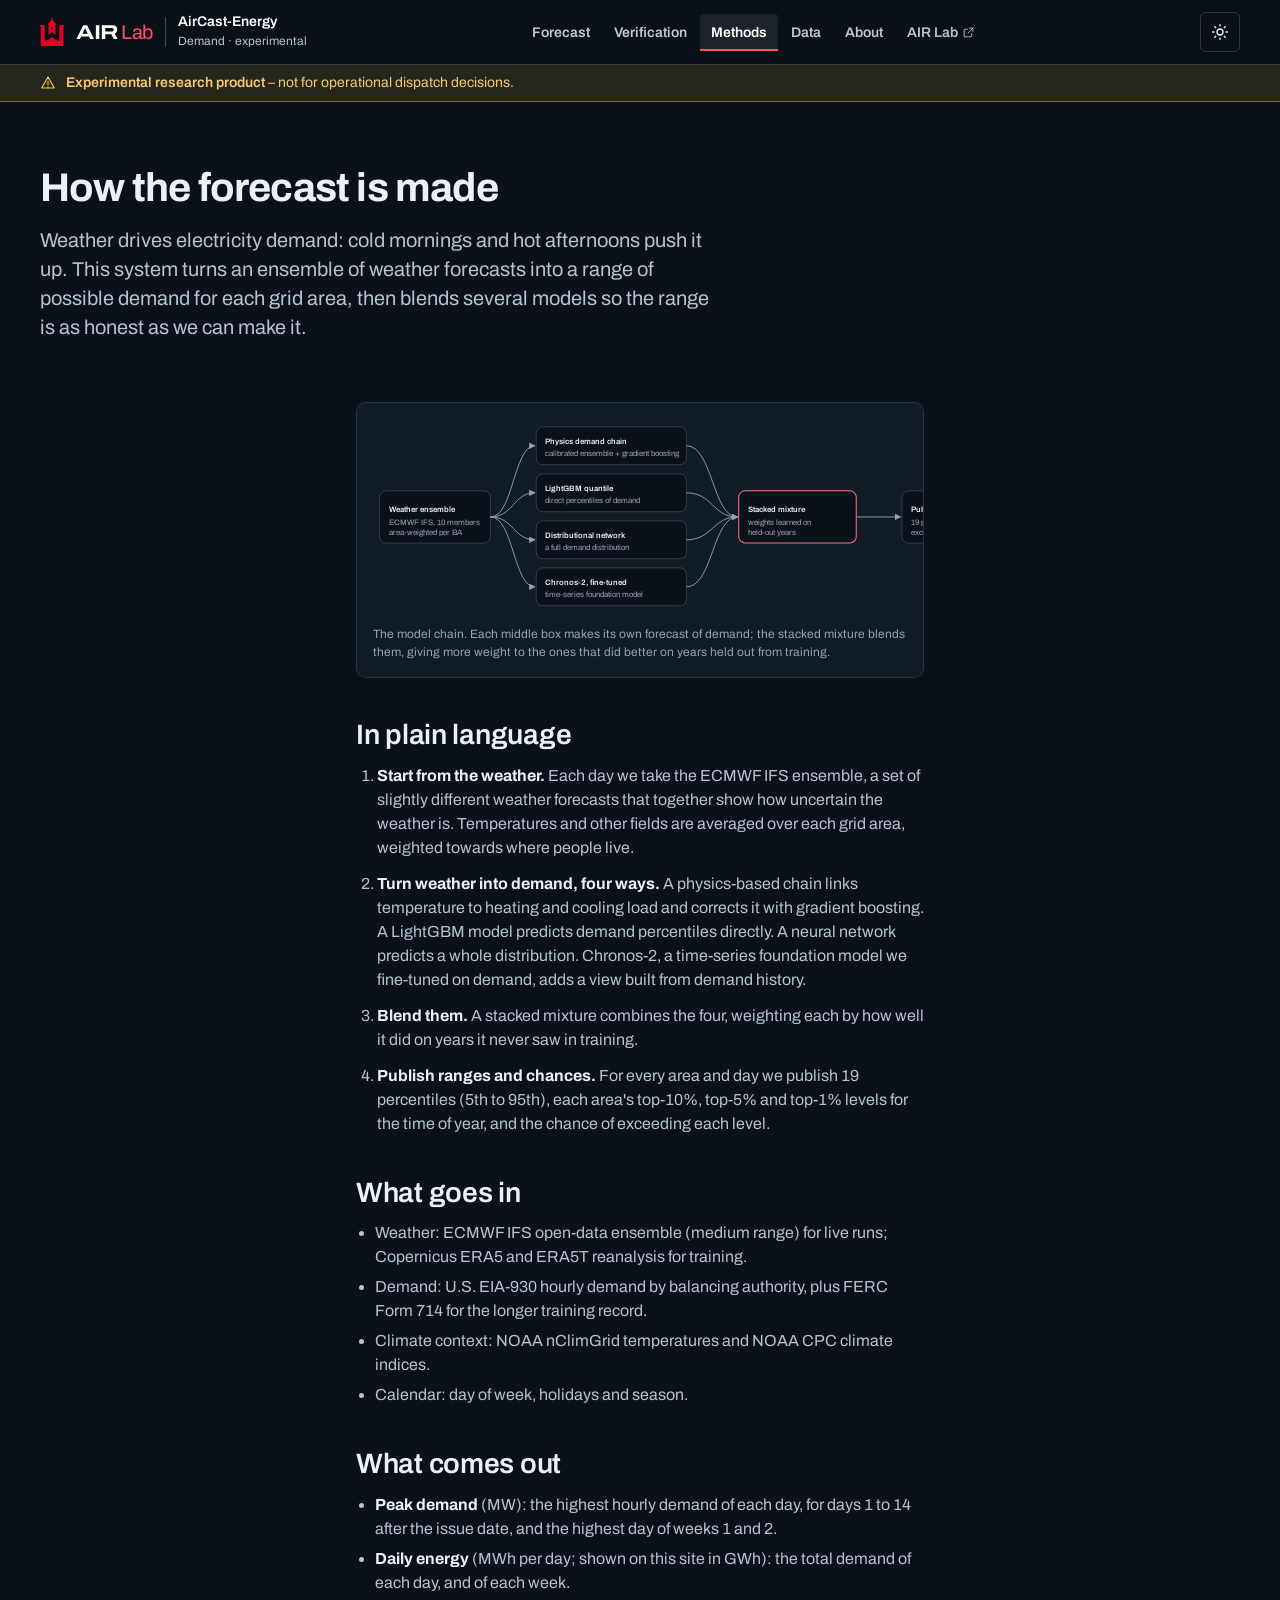
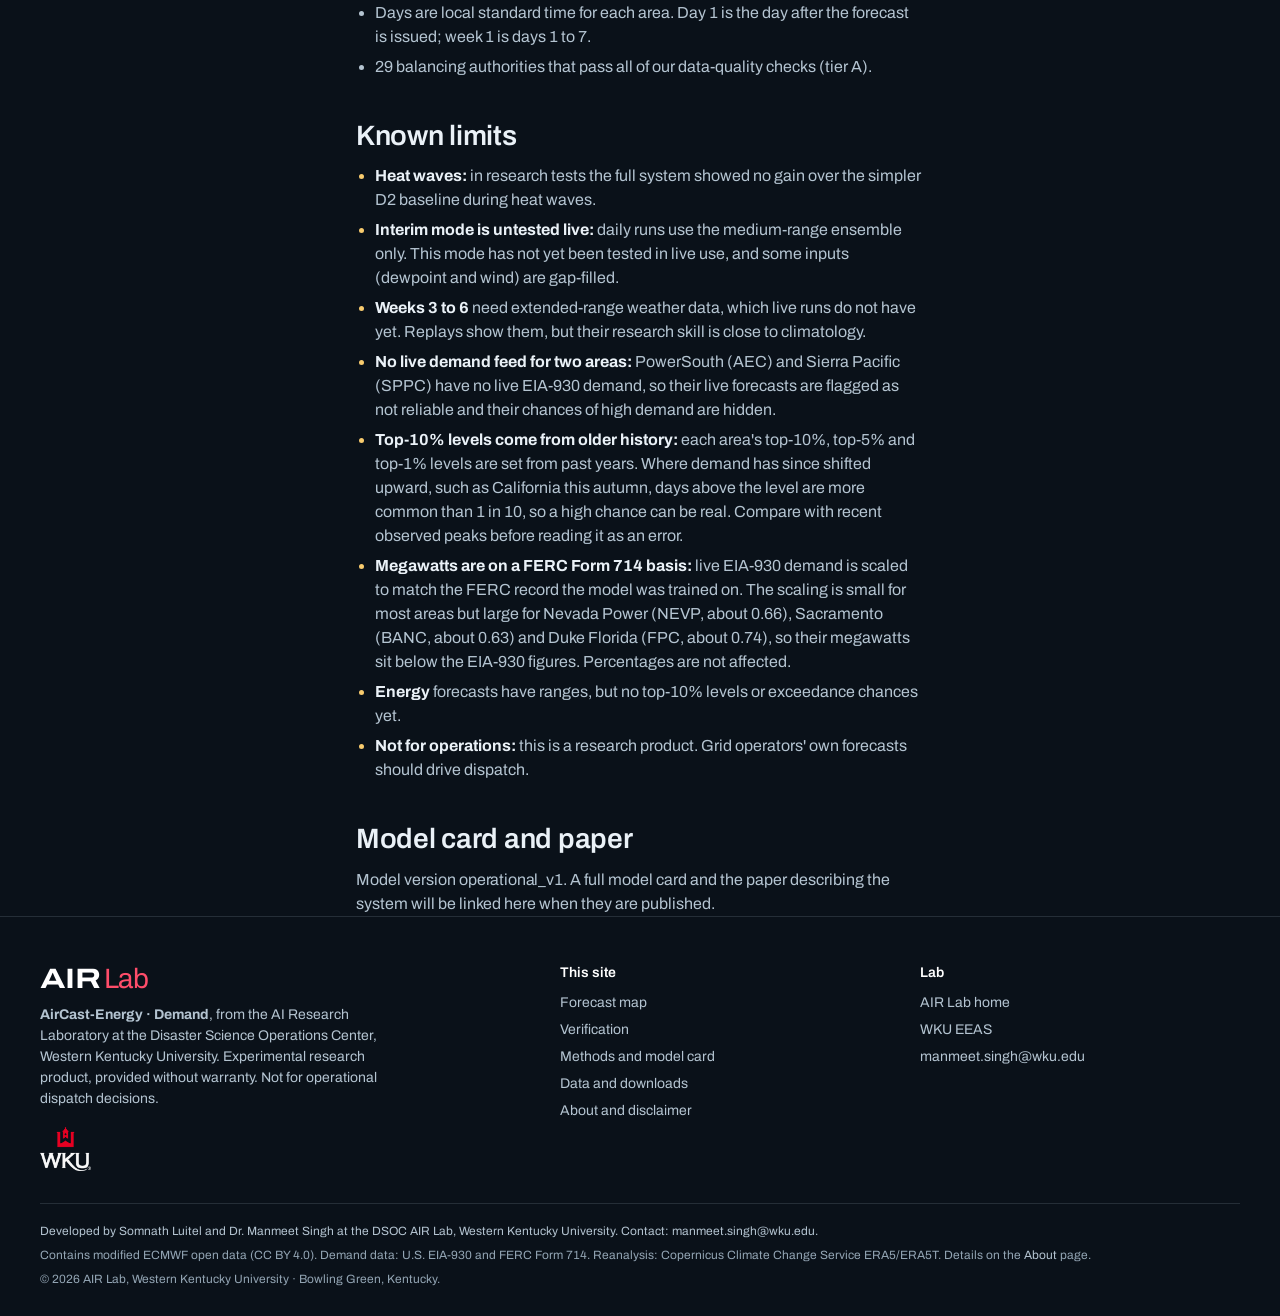
<file: methods.html>
<!DOCTYPE html>
<html lang="en">
<head>
  <meta charset="UTF-8" />
  <meta name="viewport" content="width=device-width, initial-scale=1" />
  <title>Methods and model card · AirCast-Energy · AIR Lab · WKU</title>
  <meta name="description" content="How AirCast-Energy, the experimental AIR Lab electricity-demand forecast, is made: inputs, model chain, targets, leads and known limits." />
  <meta name="theme-color" content="#0A1119" />
  <meta http-equiv="Content-Security-Policy" content="default-src 'self'; script-src 'self'; style-src 'self'; font-src 'self'; img-src 'self' data:; connect-src 'self'; object-src 'none'; base-uri 'self'; form-action 'self'" />
  <meta name="referrer" content="strict-origin-when-cross-origin" />
  <link rel="icon" type="image/svg+xml" href="favicon.svg" />
  <link rel="stylesheet" href="css/forecast.css?v=9" />
  <script src="js/theme-init.js"></script>
</head>
<body>
<a class="skip" href="#main">Skip to content</a>

<header class="nav" id="nav">
  <div class="wrap nav-row">
    <a class="brand" href="index.html" data-carry aria-label="AirCast-Energy, AIR Lab, home">
      <img class="brand-wku" src="img/wku-mark.png" alt="" width="28" height="32" />
      <span class="brand-name"><b>AIR</b><i>Lab</i></span>
      <span class="brand-rule" aria-hidden="true"></span>
      <span class="brand-word">
        <span class="brand-prod">AirCast-Energy</span>
        <span class="brand-sub">Demand · experimental</span>
      </span>
    </a>
    <nav aria-label="Primary">
      <ul class="nav-links" id="navLinks">
        <li><a href="index.html" data-carry>Forecast</a></li>
        <li><a href="verification.html">Verification</a></li>
        <li><a href="methods.html" aria-current="page">Methods</a></li>
        <li><a href="downloads.html">Data</a></li>
        <li><a href="about.html">About</a></li>
        <li><a class="ext" href="https://air-lab-wku.github.io/">AIR Lab<svg class="ic" viewBox="0 0 24 24" aria-hidden="true"><path d="M14 4h6v6M20 4l-9 9M18 14v5a1 1 0 0 1-1 1H5a1 1 0 0 1-1-1V7a1 1 0 0 1 1-1h5"/></svg></a></li>
      </ul>
    </nav>
    <div class="nav-tools">
      <button class="icon-btn" id="themeToggle" type="button" aria-pressed="false" aria-label="Light theme">
        <svg class="ic theme-ic-dark" viewBox="0 0 24 24" aria-hidden="true"><circle cx="12" cy="12" r="4"/><path d="M12 2v2M12 20v2M4.9 4.9l1.4 1.4M17.7 17.7l1.4 1.4M2 12h2M20 12h2M4.9 19.1l1.4-1.4M17.7 6.3l1.4-1.4"/></svg>
        <svg class="ic theme-ic-light" viewBox="0 0 24 24" aria-hidden="true"><path d="M20 14.5A8 8 0 0 1 9.5 4a8 8 0 1 0 10.5 10.5Z"/></svg>
      </button>
      <button class="icon-btn nav-toggle" id="navToggle" type="button" aria-expanded="false" aria-controls="navLinks" aria-label="Open menu">
        <svg class="ic" viewBox="0 0 24 24" aria-hidden="true"><path d="M4 7h16M4 12h16M4 17h16"/></svg>
      </button>
    </div>
  </div>
</header>

<div class="exp" role="note">
  <div class="wrap">
    <svg class="ic" viewBox="0 0 24 24" aria-hidden="true"><path d="M12 3 2.5 19.5h19L12 3ZM12 10v4.5M12 17.2v.1"/></svg>
    <p><strong>Experimental research product</strong> – not for operational dispatch decisions.</p>
  </div>
</div>

<main id="main">
  <div class="wrap page-head">
    <h1>How the forecast is made</h1>
    <p class="lede">Weather drives electricity demand: cold mornings and hot afternoons push it up. This system turns an ensemble of weather forecasts into a range of possible demand for each grid area, then blends several models so the range is as honest as we can make it.</p>
  </div>

  <div class="wrap prose">
    <figure class="diagram" aria-labelledby="chainCap">
      <svg viewBox="0 0 980 300" role="img" aria-labelledby="chainTitle chainDesc">
        <title id="chainTitle">Forecast model chain</title>
        <desc id="chainDesc">Weather ensemble feeds a physics demand chain, LightGBM quantile models, a distributional neural network and a fine-tuned Chronos-2 model. Their outputs are combined in a stacked mixture that produces the published quantiles and probabilities.</desc>
        <defs><marker id="arr" viewBox="0 0 10 10" refX="9" refY="5" markerWidth="7" markerHeight="7" orient="auto-start-reverse"><path d="M0 0 10 5 0 10z"/></marker></defs>
        <g class="nd"><rect x="10" y="110" width="170" height="80" rx="10"/><text x="24" y="142">Weather ensemble</text><text class="sub" x="24" y="162">ECMWF IFS, 10 members</text><text class="sub" x="24" y="178">area-weighted per BA</text></g>
        <g class="nd"><rect x="250" y="12" width="230" height="58" rx="10"/><text x="264" y="38">Physics demand chain</text><text class="sub" x="264" y="56">calibrated ensemble + gradient boosting</text></g>
        <g class="nd"><rect x="250" y="84" width="230" height="58" rx="10"/><text x="264" y="110">LightGBM quantile</text><text class="sub" x="264" y="128">direct percentiles of demand</text></g>
        <g class="nd"><rect x="250" y="156" width="230" height="58" rx="10"/><text x="264" y="182">Distributional network</text><text class="sub" x="264" y="200">a full demand distribution</text></g>
        <g class="nd"><rect x="250" y="228" width="230" height="58" rx="10"/><text x="264" y="254">Chronos-2, fine-tuned</text><text class="sub" x="264" y="272">time-series foundation model</text></g>
        <g class="nd key"><rect x="560" y="110" width="180" height="80" rx="10"/><text x="574" y="142">Stacked mixture</text><text class="sub" x="574" y="162">weights learned on</text><text class="sub" x="574" y="178">held-out years</text></g>
        <g class="nd"><rect x="810" y="110" width="160" height="80" rx="10"/><text x="824" y="142">Published</text><text class="sub" x="824" y="162">19 percentiles and</text><text class="sub" x="824" y="178">exceedance chances</text></g>
        <path class="ed" d="M180 150 C215 150 215 41 248 41"/>
        <path class="ed" d="M180 150 C215 150 215 113 248 113"/>
        <path class="ed" d="M180 150 C215 150 215 185 248 185"/>
        <path class="ed" d="M180 150 C215 150 215 257 248 257"/>
        <path class="ed" d="M480 41 C520 41 520 150 558 150"/>
        <path class="ed" d="M480 113 C520 113 520 150 558 150"/>
        <path class="ed" d="M480 185 C520 185 520 150 558 150"/>
        <path class="ed" d="M480 257 C520 257 520 150 558 150"/>
        <path class="ed" d="M740 150 L808 150"/>
      </svg>
      <ol class="chain-stack">
        <li><b>Weather ensemble</b><span>ECMWF IFS, 10 members, area-weighted per balancing authority</span></li>
        <li class="fan"><b>Four demand models, each making its own forecast</b>
          <ul>
            <li><b>Physics demand chain</b><span>calibrated ensemble + gradient boosting</span></li>
            <li><b>LightGBM quantile</b><span>direct percentiles of demand</span></li>
            <li><b>Distributional network</b><span>a full demand distribution</span></li>
            <li><b>Chronos-2, fine-tuned</b><span>time-series foundation model</span></li>
          </ul></li>
        <li class="key"><b>Stacked mixture</b><span>weights learned on held-out years</span></li>
        <li><b>Published</b><span>19 percentiles and exceedance chances</span></li>
      </ol>
      <figcaption id="chainCap">The model chain. Each middle box makes its own forecast of demand; the stacked mixture blends them, giving more weight to the ones that did better on years held out from training.</figcaption>
    </figure>

    <h2>In plain language</h2>
    <ol class="steps">
      <li><strong>Start from the weather.</strong> Each day we take the ECMWF IFS ensemble, a set of slightly different weather forecasts that together show how uncertain the weather is. Temperatures and other fields are averaged over each grid area, weighted towards where people live.</li>
      <li><strong>Turn weather into demand, four ways.</strong> A physics-based chain links temperature to heating and cooling load and corrects it with gradient boosting. A LightGBM model predicts demand percentiles directly. A neural network predicts a whole distribution. Chronos-2, a time-series foundation model we fine-tuned on demand, adds a view built from demand history.</li>
      <li><strong>Blend them.</strong> A stacked mixture combines the four, weighting each by how well it did on years it never saw in training.</li>
      <li><strong>Publish ranges and chances.</strong> For every area and day we publish 19 percentiles (5th to 95th), each area's top-10%, top-5% and top-1% levels for the time of year, and the chance of exceeding each level.</li>
    </ol>

    <h2>What goes in</h2>
    <ul>
      <li>Weather: ECMWF IFS open-data ensemble (medium range) for live runs; Copernicus ERA5 and ERA5T reanalysis for training.</li>
      <li>Demand: U.S. EIA-930 hourly demand by balancing authority, plus FERC Form 714 for the longer training record.</li>
      <li>Climate context: NOAA nClimGrid temperatures and NOAA CPC climate indices.</li>
      <li>Calendar: day of week, holidays and season.</li>
    </ul>

    <h2>What comes out</h2>
    <ul>
      <li><strong>Peak demand</strong> (MW): the highest hourly demand of each day, for days 1 to 14 after the issue date, and the highest day of weeks 1 and 2.</li>
      <li><strong>Daily energy</strong> (MWh per day; shown on this site in GWh): the total demand of each day, and of each week.</li>
      <li>Days are local standard time for each area. Day 1 is the day after the forecast is issued; week 1 is days 1 to 7.</li>
      <li>29 balancing authorities that pass all of our data-quality checks (tier A).</li>
    </ul>

    <h2 id="limits">Known limits</h2>
    <ul class="limits">
      <li><strong>Heat waves:</strong> in research tests the full system showed no gain over the simpler D2 baseline during heat waves.</li>
      <li><strong>Interim mode is untested live:</strong> daily runs use the medium-range ensemble only. This mode has not yet been tested in live use, and some inputs (dewpoint and wind) are gap-filled.</li>
      <li><strong>Weeks 3 to 6</strong> need extended-range weather data, which live runs do not have yet. Replays show them, but their research skill is close to climatology.</li>
      <li><strong>No live demand feed for two areas:</strong> PowerSouth (AEC) and Sierra Pacific (SPPC) have no live EIA-930 demand, so their live forecasts are flagged as not reliable and their chances of high demand are hidden.</li>
      <li><strong>Top-10% levels come from older history:</strong> each area's top-10%, top-5% and top-1% levels are set from past years. Where demand has since shifted upward, such as California this autumn, days above the level are more common than 1 in 10, so a high chance can be real. Compare with recent observed peaks before reading it as an error.</li>
      <li><strong>Megawatts are on a FERC Form 714 basis:</strong> live EIA-930 demand is scaled to match the FERC record the model was trained on. The scaling is small for most areas but large for Nevada Power (NEVP, about 0.66), Sacramento (BANC, about 0.63) and Duke Florida (FPC, about 0.74), so their megawatts sit below the EIA-930 figures. Percentages are not affected.</li>
      <li><strong>Energy</strong> forecasts have ranges, but no top-10% levels or exceedance chances yet.</li>
      <li><strong>Not for operations:</strong> this is a research product. Grid operators' own forecasts should drive dispatch.</li>
    </ul>

    <h2>Model card and paper</h2>
    <p>Model version <span class="mono">operational_v1</span>. A full model card and the paper describing the system will be linked here when they are published.</p>
  </div>
</main>


<footer class="foot">
  <div class="wrap">
    <div class="foot-top">
      <div class="foot-brand">
        <span class="brand-name"><b>AIR</b><i>Lab</i></span>
        <p><strong>AirCast-Energy · Demand</strong>, from the AI Research Laboratory at the Disaster Science Operations Center, Western Kentucky University. Experimental research product, provided without warranty. Not for operational dispatch decisions.</p>
        <img src="img/wku-light.png" alt="Western Kentucky University" width="360" height="309" loading="lazy" />
      </div>
      <div>
        <h2>This site</h2>
        <ul><li><a href="index.html">Forecast map</a></li><li><a href="verification.html">Verification</a></li><li><a href="methods.html">Methods and model card</a></li><li><a href="downloads.html">Data and downloads</a></li><li><a href="about.html">About and disclaimer</a></li></ul>
      </div>
      <div>
        <h2>Lab</h2>
        <ul><li><a href="https://air-lab-wku.github.io/">AIR Lab home</a></li><li><a href="https://www.wku.edu/eeas/">WKU EEAS</a></li><li><a href="mailto:manmeet.singh@wku.edu">manmeet.singh@wku.edu</a></li></ul>
      </div>
    </div>
    <div class="foot-small">
      <p class="credit">Developed by <a href="https://air-lab-wku.github.io/#team">Somnath Luitel</a> and <a href="https://air-lab-wku.github.io/#team">Dr. Manmeet Singh</a> at the DSOC AIR Lab, Western Kentucky University. Contact: <a href="mailto:manmeet.singh@wku.edu">manmeet.singh@wku.edu</a>.</p>
      <p>Contains modified ECMWF open data (CC BY 4.0). Demand data: U.S. EIA-930 and FERC Form 714. Reanalysis: Copernicus Climate Change Service ERA5/ERA5T. Details on the <a href="about.html">About</a> page.</p>
      <p>© <span id="year">2026</span> AIR Lab, Western Kentucky University · Bowling Green, Kentucky.</p>
    </div>
  </div>
</footer>

<script src="js/common.js?v=6" defer></script>
</body>
</html>
</file>
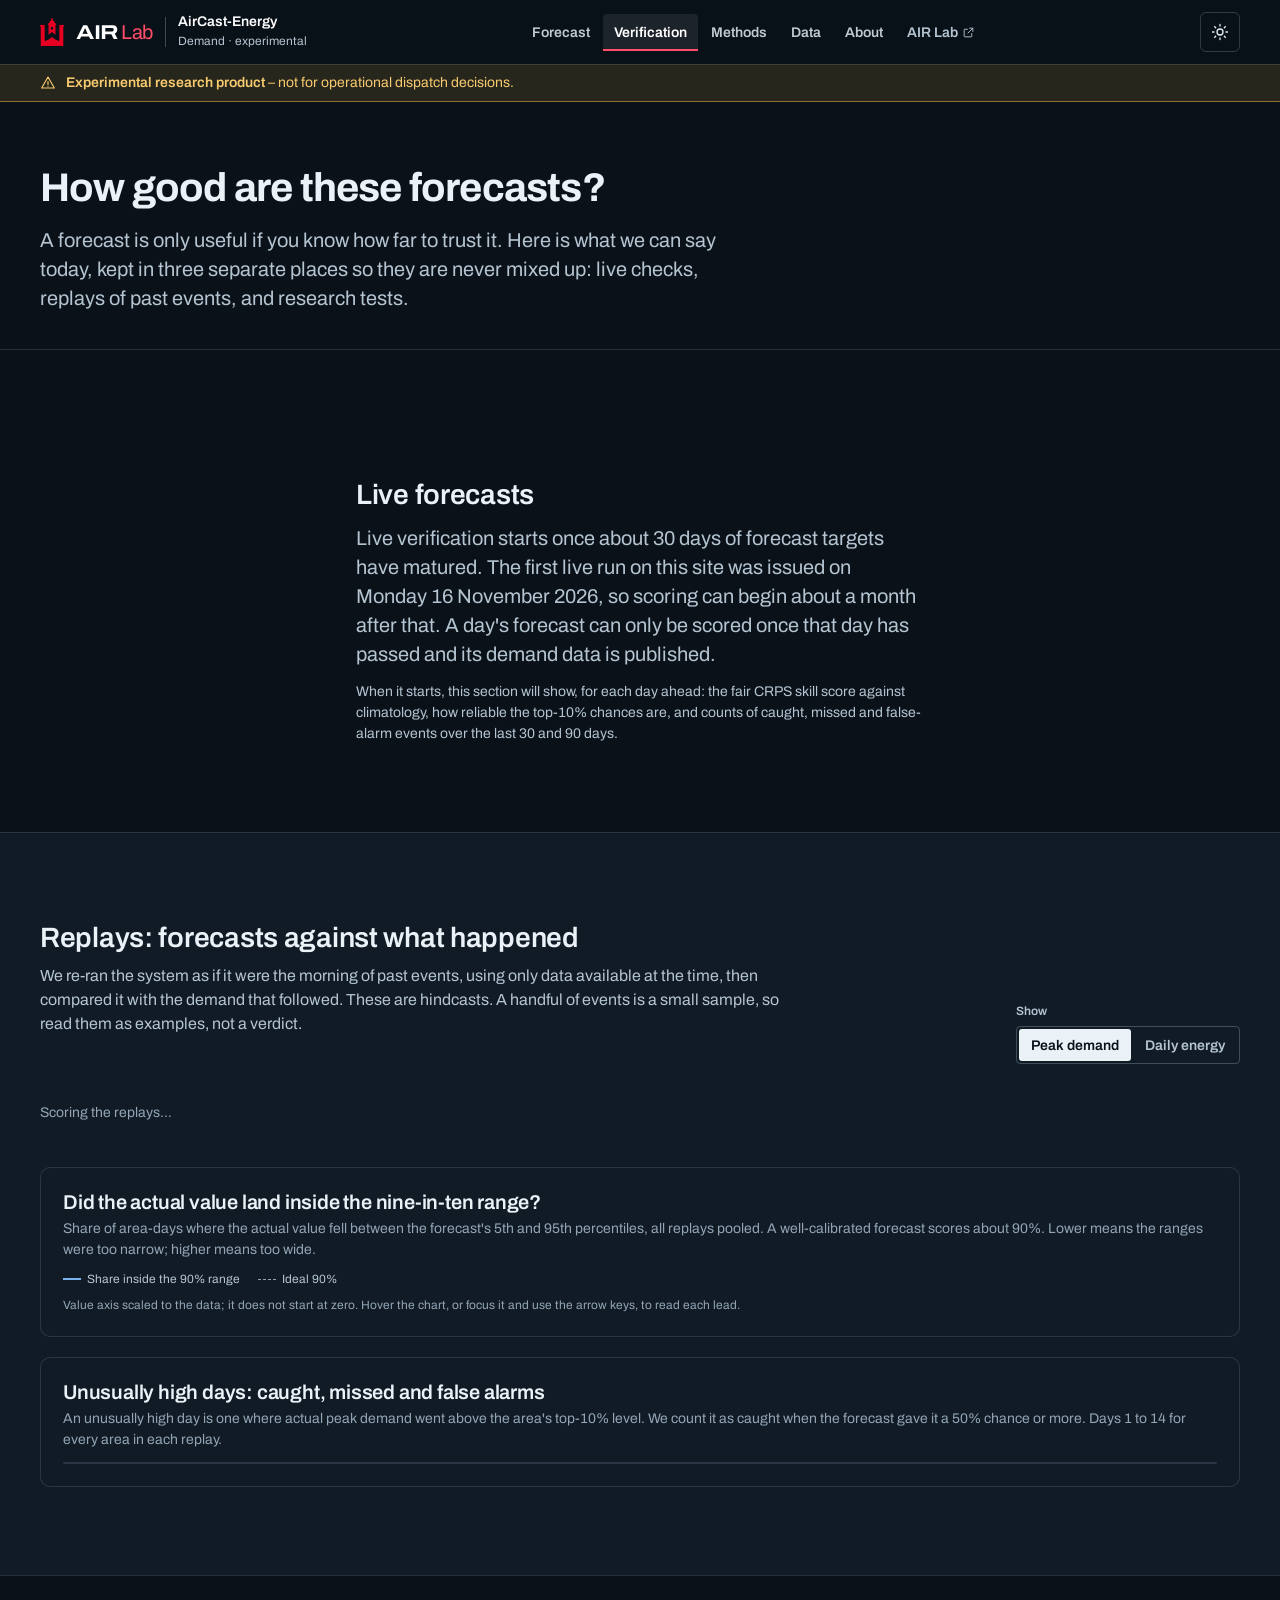
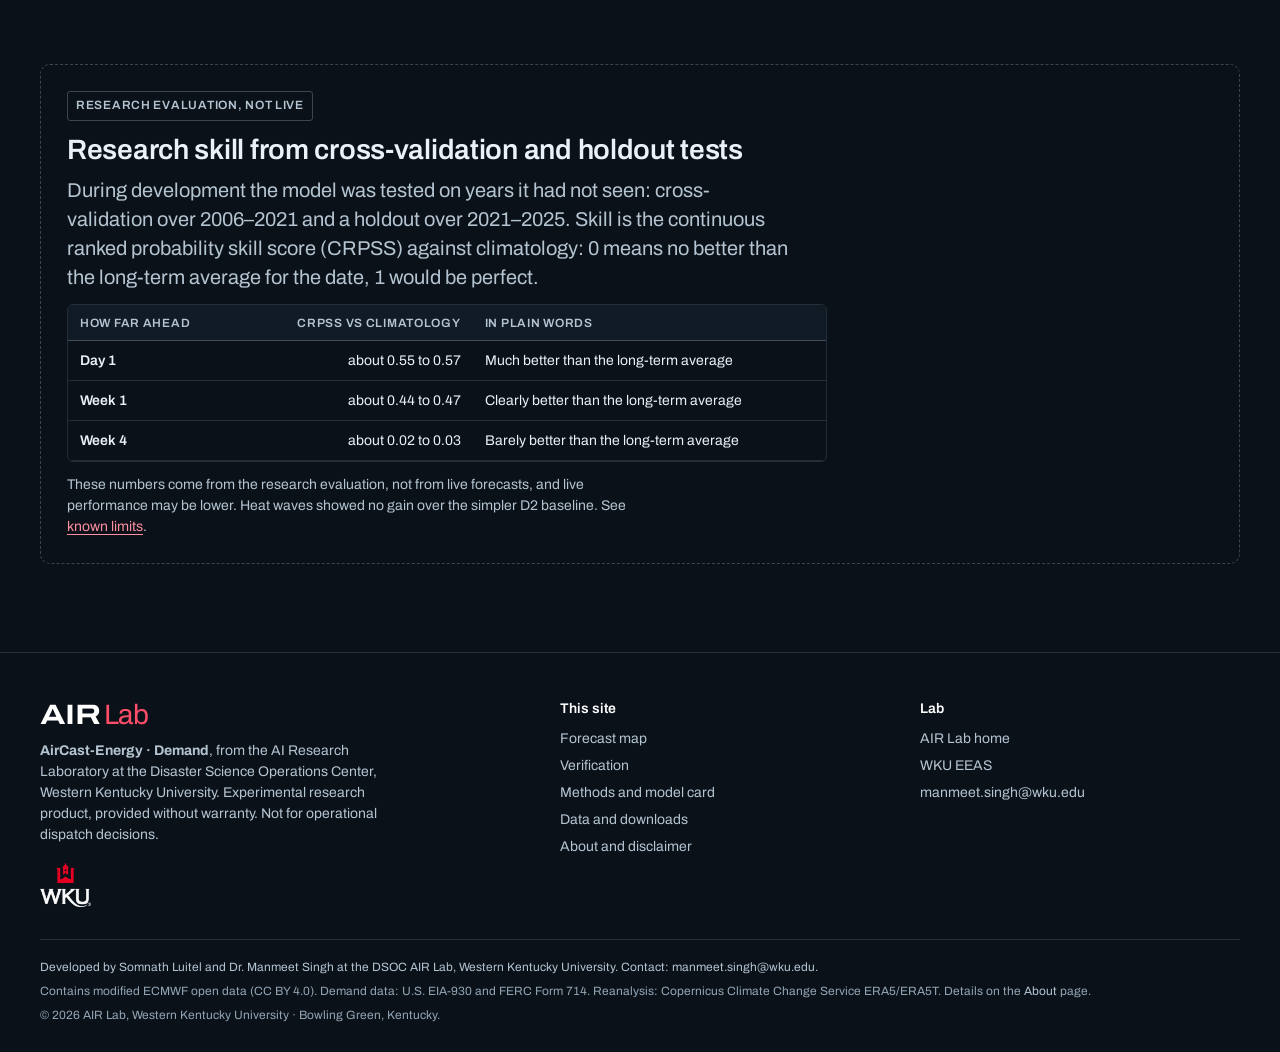
<file: verification.html>
<!DOCTYPE html>
<html lang="en">
<head>
  <meta charset="UTF-8" />
  <meta name="viewport" content="width=device-width, initial-scale=1" />
  <title>Verification · AirCast-Energy · AIR Lab · WKU</title>
  <meta name="description" content="How the experimental AirCast-Energy demand forecasts compare with what happened: replay (hindcast) checks and research skill." />
  <meta name="theme-color" content="#0A1119" />
  <meta http-equiv="Content-Security-Policy" content="default-src 'self'; script-src 'self'; style-src 'self'; font-src 'self'; img-src 'self' data:; connect-src 'self'; object-src 'none'; base-uri 'self'; form-action 'self'" />
  <meta name="referrer" content="strict-origin-when-cross-origin" />
  <link rel="icon" type="image/svg+xml" href="favicon.svg" />
  <link rel="stylesheet" href="css/forecast.css?v=9" />
  <script src="js/theme-init.js"></script>
</head>
<body>
<a class="skip" href="#main">Skip to content</a>

<header class="nav" id="nav">
  <div class="wrap nav-row">
    <a class="brand" href="index.html" data-carry aria-label="AirCast-Energy, AIR Lab, home">
      <img class="brand-wku" src="img/wku-mark.png" alt="" width="28" height="32" />
      <span class="brand-name"><b>AIR</b><i>Lab</i></span>
      <span class="brand-rule" aria-hidden="true"></span>
      <span class="brand-word">
        <span class="brand-prod">AirCast-Energy</span>
        <span class="brand-sub">Demand · experimental</span>
      </span>
    </a>
    <nav aria-label="Primary">
      <ul class="nav-links" id="navLinks">
        <li><a href="index.html" data-carry>Forecast</a></li>
        <li><a href="verification.html" aria-current="page">Verification</a></li>
        <li><a href="methods.html">Methods</a></li>
        <li><a href="downloads.html">Data</a></li>
        <li><a href="about.html">About</a></li>
        <li><a class="ext" href="https://air-lab-wku.github.io/">AIR Lab<svg class="ic" viewBox="0 0 24 24" aria-hidden="true"><path d="M14 4h6v6M20 4l-9 9M18 14v5a1 1 0 0 1-1 1H5a1 1 0 0 1-1-1V7a1 1 0 0 1 1-1h5"/></svg></a></li>
      </ul>
    </nav>
    <div class="nav-tools">
      <button class="icon-btn" id="themeToggle" type="button" aria-pressed="false" aria-label="Light theme">
        <svg class="ic theme-ic-dark" viewBox="0 0 24 24" aria-hidden="true"><circle cx="12" cy="12" r="4"/><path d="M12 2v2M12 20v2M4.9 4.9l1.4 1.4M17.7 17.7l1.4 1.4M2 12h2M20 12h2M4.9 19.1l1.4-1.4M17.7 6.3l1.4-1.4"/></svg>
        <svg class="ic theme-ic-light" viewBox="0 0 24 24" aria-hidden="true"><path d="M20 14.5A8 8 0 0 1 9.5 4a8 8 0 1 0 10.5 10.5Z"/></svg>
      </button>
      <button class="icon-btn nav-toggle" id="navToggle" type="button" aria-expanded="false" aria-controls="navLinks" aria-label="Open menu">
        <svg class="ic" viewBox="0 0 24 24" aria-hidden="true"><path d="M4 7h16M4 12h16M4 17h16"/></svg>
      </button>
    </div>
  </div>
</header>

<div class="exp" role="note">
  <div class="wrap">
    <svg class="ic" viewBox="0 0 24 24" aria-hidden="true"><path d="M12 3 2.5 19.5h19L12 3ZM12 10v4.5M12 17.2v.1"/></svg>
    <p><strong>Experimental research product</strong> – not for operational dispatch decisions.</p>
  </div>
</div>

<main id="main">
  <div class="wrap page-head">
    <h1>How good are these forecasts?</h1>
    <p class="lede">A forecast is only useful if you know how far to trust it. Here is what we can say today, kept in three separate places so they are never mixed up: live checks, replays of past events, and research tests.</p>
  </div>

  <section class="sec" aria-labelledby="live-title">
    <div class="wrap prose">
      <h2 id="live-title">Live forecasts</h2>
      <p class="lede-sm" id="liveText">Live verification starts once about 30 days of forecast targets have matured. A day's forecast can only be scored after that day has passed and its demand data has been published, so the first scores need about a month of daily runs.</p>
      <p class="muted-sm">When it starts, this section will show, for each day ahead: the fair CRPS skill score against climatology, how reliable the top-10% chances are, and counts of caught, missed and false-alarm events over the last 30 and 90 days.</p>
    </div>
  </section>

  <section class="sec sec-alt" aria-labelledby="replay-title">
    <div class="wrap">
      <div class="table-tools">
        <div class="sec-head">
          <h2 id="replay-title">Replays: forecasts against what happened</h2>
          <p>We re-ran the system as if it were the morning of past events, using only data available at the time, then compared it with the demand that followed. These are hindcasts. A handful of events is a small sample, so read them as examples, not a verdict.</p>
        </div>
        <fieldset class="seg" id="vTarget">
          <legend>Show</legend>
          <div class="seg-row">
            <label><input type="radio" name="vt" value="peak" checked /><span>Peak demand</span></label>
            <label><input type="radio" name="vt" value="energy" /><span>Daily energy</span></label>
          </div>
        </fieldset>
      </div>
      <div id="vSummary" class="v-summary"><p class="loading">Scoring the replays…</p></div>
      <section class="panel" aria-labelledby="covTitle">
        <h3 id="covTitle" class="panel-h">Did the actual value land inside the nine-in-ten range?</h3>
        <p class="panel-sub">Share of area-days where the actual value fell between the forecast's 5th and 95th percentiles, all replays pooled. A well-calibrated forecast scores about 90%. Lower means the ranges were too narrow; higher means too wide.</p>
        <div class="chart-key"><span><i class="k-med" aria-hidden="true"></i>Share inside the 90% range</span><span><i class="k-ref" aria-hidden="true"></i>Ideal 90%</span></div>
        <div class="chart" id="cov" tabindex="0" role="group" aria-labelledby="covTitle" aria-describedby="covHint"></div>
        <p class="cx-note" id="covHint">Value axis scaled to the data; it does not start at zero. Hover the chart, or focus it and use the arrow keys, to read each lead.</p>
        <div class="sr-only" id="covRead" aria-live="polite"></div>
      </section>
      <section class="panel" aria-labelledby="evTitle">
        <h3 id="evTitle" class="panel-h">Unusually high days: caught, missed and false alarms</h3>
        <p class="panel-sub" id="evSub">An unusually high day is one where actual peak demand went above the area's top-10% level. We count it as caught when the forecast gave it a 50% chance or more. Days 1 to 14 for every area in each replay.</p>
        <div class="table-scroll" id="evTable" tabindex="0" role="region" aria-labelledby="evTitle"></div>
      </section>
    </div>
  </section>

  <section class="sec" aria-labelledby="research-title">
    <div class="wrap">
      <div class="research">
        <p class="research-tag">Research evaluation, not live</p>
        <h2 id="research-title">Research skill from cross-validation and holdout tests</h2>
        <p class="lede-sm">During development the model was tested on years it had not seen: cross-validation over 2006–2021 and a holdout over 2021–2025. Skill is the continuous ranked probability skill score (CRPSS) against climatology: 0 means no better than the long-term average for the date, 1 would be perfect.</p>
        <div class="table-scroll">
          <table class="data skill">
            <caption class="sr-only">Research CRPSS against climatology by lead time</caption>
            <thead><tr><th scope="col">How far ahead</th><th scope="col">CRPSS vs climatology</th><th scope="col" class="txt">In plain words</th></tr></thead>
            <tbody>
              <tr><th scope="row">Day 1</th><td>about 0.55 to 0.57</td><td class="txt">Much better than the long-term average</td></tr>
              <tr><th scope="row">Week 1</th><td>about 0.44 to 0.47</td><td class="txt">Clearly better than the long-term average</td></tr>
              <tr><th scope="row">Week 4</th><td>about 0.02 to 0.03</td><td class="txt">Barely better than the long-term average</td></tr>
            </tbody>
          </table>
        </div>
        <p class="muted-sm">These numbers come from the research evaluation, not from live forecasts, and live performance may be lower. Heat waves showed no gain over the simpler D2 baseline. See <a href="methods.html#limits">known limits</a>.</p>
      </div>
    </div>
  </section>
</main>


<footer class="foot">
  <div class="wrap">
    <div class="foot-top">
      <div class="foot-brand">
        <span class="brand-name"><b>AIR</b><i>Lab</i></span>
        <p><strong>AirCast-Energy · Demand</strong>, from the AI Research Laboratory at the Disaster Science Operations Center, Western Kentucky University. Experimental research product, provided without warranty. Not for operational dispatch decisions.</p>
        <img src="img/wku-light.png" alt="Western Kentucky University" width="360" height="309" loading="lazy" />
      </div>
      <div>
        <h2>This site</h2>
        <ul><li><a href="index.html">Forecast map</a></li><li><a href="verification.html">Verification</a></li><li><a href="methods.html">Methods and model card</a></li><li><a href="downloads.html">Data and downloads</a></li><li><a href="about.html">About and disclaimer</a></li></ul>
      </div>
      <div>
        <h2>Lab</h2>
        <ul><li><a href="https://air-lab-wku.github.io/">AIR Lab home</a></li><li><a href="https://www.wku.edu/eeas/">WKU EEAS</a></li><li><a href="mailto:manmeet.singh@wku.edu">manmeet.singh@wku.edu</a></li></ul>
      </div>
    </div>
    <div class="foot-small">
      <p class="credit">Developed by <a href="https://air-lab-wku.github.io/#team">Somnath Luitel</a> and <a href="https://air-lab-wku.github.io/#team">Dr. Manmeet Singh</a> at the DSOC AIR Lab, Western Kentucky University. Contact: <a href="mailto:manmeet.singh@wku.edu">manmeet.singh@wku.edu</a>.</p>
      <p>Contains modified ECMWF open data (CC BY 4.0). Demand data: U.S. EIA-930 and FERC Form 714. Reanalysis: Copernicus Climate Change Service ERA5/ERA5T. Details on the <a href="about.html">About</a> page.</p>
      <p>© <span id="year">2026</span> AIR Lab, Western Kentucky University · Bowling Green, Kentucky.</p>
    </div>
  </div>
</footer>

<script src="js/common.js?v=6" defer></script>
<script src="js/charts.js?v=6" defer></script>
<script src="js/verify.js?v=6" defer></script>
</body>
</html>
</file>
<file: css/forecast.css>
﻿/* AirCast-Energy Â· Demand (AIR Lab)
   Same lab as air-lab-wku.github.io: night chrome, WKU red reserved for the brand, alerts and the single
   "highest risk" marker. One sans family (Archivo) for every word and number, with lining tabular
   figures; JetBrains Mono only for code and CSV column names. Dark is the default; [data-theme="light"]
   is the paper theme.
   Charts follow grid-operator / market-data conventions: one ink colour for the forecast (blue), one warm
   colour for observed (orange), quiet single-hue bands, neutral grey chrome. Probability uses ONE
   sequential warm ramp (cream/amber/orange/deep red), stepped separately per theme so "more likely" is always "more
   contrast against the surface"; it is lightness-ordered, so it survives colour-vision deficiency. */

/* Self-hosted fonts (SIL OFL 1.1). Place the files in css/fonts/; until then the system sans is used. */
@font-face {
  font-family: "Archivo";
  src: local("Archivo"), url("fonts/Archivo-Variable.woff2") format("woff2-variations"), url("fonts/Archivo-Variable.woff2") format("woff2");
  font-weight: 100 900; font-stretch: 62% 125%; font-style: normal; font-display: swap;
}
@font-face {
  font-family: "JetBrains Mono";
  src: local("JetBrains Mono"), url("fonts/JetBrainsMono-Variable.woff2") format("woff2-variations"), url("fonts/JetBrainsMono-Variable.woff2") format("woff2");
  font-weight: 100 800; font-style: normal; font-display: swap;
}

:root {
  --night: #0A1119;
  --night-2: #101B26;
  --night-3: #172533;
  --red: #C8102E;
  --red-ink: #A10A27;
  --red-bright: #FF4D6A;

  --font: "Archivo", system-ui, -apple-system, "Segoe UI", Roboto, sans-serif;
  --mono: "JetBrains Mono", ui-monospace, "Cascadia Mono", Consolas, monospace; /* code + CSV column names only */
  --wrap: 1320px;
  --gutter: clamp(16px, 3.5vw, 40px);
  --r-sm: 4px; --r: 6px; --r-lg: 10px;
  --ease: cubic-bezier(.16, 1, .3, 1);
  --nav-h: 64px;

  /* Type scale: 12 / 14 / 16 / 20 / 28 / 40 px, nothing else.
     12 chart axes, tooltips, legends, eyebrows Â· 14 tables, controls, secondary text Â· 16 body
     20 section titles and ledes Â· 28 h2 and big figures Â· 28-40 page titles.
     Weights 400 / 600 / 700 only. Line-height 1.5 body, 1.4 small, 1.2 headings. */
  --fs-xs: .75rem;
  --fs-sm: .875rem;
  --fs-base: 1rem;
  --fs-md: 1.25rem;
  --fs-lg: 1.25rem;
  --fs-xl: 1.75rem;
  --fs-2xl: clamp(1.75rem, 1.2rem + 1.9vw, 2.5rem);
  --fw-text: 400; --fw-ui: 400; --fw-strong: 600; --fw-display: 700;
  /* Night chrome (nav, footer) is the same in both themes, as on the lab site */
  --night-text: #EAF1F7; --night-text-2: #B4C4D1; --night-text-3: #93A5B4; --white: #FFFFFF;
  --nav-bg: rgba(10, 17, 25, .94); --night-line: rgba(200, 220, 238, .14);

  /* dark theme (default). Measured contrast (text on --bg-2 #101B26): text 15.6, text-2 9.8, text-3 6.6 */
  color-scheme: dark;
  --bg: #0A1119;
  --bg-2: #101B26;
  --bg-3: #172533;
  --line: rgba(200, 220, 238, .14);
  --line-2: rgba(200, 220, 238, .26);
  --text: #EAF1F7;
  --text-2: #B4C4D1;
  --text-3: #93A5B4;
  --accent: #FF6B83;
  --accent-ink: #FF8FA1;
  --focus: #FFFFFF;
  --warn-bg: rgba(245, 184, 61, .12);
  --warn-line: rgba(245, 184, 61, .5);
  --warn-text: #F8CB6E;
  --info-bg: rgba(122, 178, 240, .1);
  --info-line: rgba(122, 178, 240, .45);
  --land: #15212D;
  --land-line: rgba(200, 220, 238, .2);
  --halo: #101B26;
  --bg-hero: #13222F;
  /* chart roles */
  --s-fcst: #7AB2F0;                       /* median forecast line (ink) */
  --s-band90: rgba(122, 178, 240, .13);    /* 90% range */
  --s-band50: rgba(122, 178, 240, .30);    /* 50% range */
  --s-box: #2C4A6D;                        /* 50% box, opaque so the median bar reads over it */
  --s-obs: #F5F8FA;                        /* observed: neutral ink, so warm colours mean risk only */
  --s-ref: #93A5B4;                        /* reference level, dashed */
  --grid: rgba(200, 220, 238, .09);
  --axis: rgba(200, 220, 238, .34);
  --wkend: rgba(200, 220, 238, .04);
  --cross: #C8D5E0;
  --hover: rgba(200, 220, 238, .06);
  --chip-bg: #EAF1F7; --chip-t: #0A1119;
  --chip-last-t: #0A1119;
  /* probability ramp, warm (umber -> orange -> hot red); low recedes into the dark surface; *-t is the text colour on that step (all >= 4.5:1) */
  --b0: #2A2D33; --b0-t: #C9D3DC;
  --b1: #3A2A22; --b1-t: #FFFFFF;
  --b2: #63341C; --b2-t: #FFFFFF;
  --b3: #923F17; --b3-t: #FFFFFF;
  --b4: #C4501A; --b4-t: #FFFFFF;
  --b5: #EC5C2B; --b5-t: #0A1119;
  --b6: #FF4B5C; --b6-t: #0A1119;
  --bna: #101B26; --bna-t: #93A5B4;
  --mk-ring: rgba(234, 241, 247, .55);
}

:root[data-theme="light"] {
  /* Measured contrast (on --bg-2 #F5F6F7): text 16.9, text-2 8.6, text-3 5.9 */
  color-scheme: light;
  --bg: #FFFFFF;
  --bg-2: #F5F6F7;
  --bg-3: #EBEEF0;
  --line: #DDE1E5;
  --line-2: #BCC4CB;
  --text: #111820;
  --text-2: #434E58;
  --text-3: #56616B;
  --accent: #C8102E;
  --accent-ink: #A10A27;
  --focus: #C8102E;
  --warn-bg: #FFF4DC;
  --warn-line: #E2A93A;
  --warn-text: #6B4300;
  --info-bg: #EDF3FA;
  --info-line: #8FB3DB;
  --land: #ECEFEE;
  --land-line: #C3CBCF;
  --halo: #FFFFFF;
  --s-fcst: #1B4F8F;
  --s-band90: rgba(27, 79, 143, .10);
  --s-band50: rgba(27, 79, 143, .24);
  --s-box: #C3D3E6;
  --s-obs: #111820;
  --s-ref: #56616B;
  --grid: #E8EBEE;
  --axis: #9AA4AD;
  --wkend: rgba(17, 24, 32, .035);
  --cross: #434E58;
  --hover: rgba(17, 24, 32, .04);
  --chip-bg: #111820; --chip-t: #FFFFFF;
  --chip-last-t: #FFFFFF;
  /* warm ramp (cream -> amber -> orange -> deep red), low recedes into white, high is darkest; text contrast >= 5.4:1 on every step */
  --b0: #FAF0E2; --b0-t: #434E58;
  --b1: #FCE6C9; --b1-t: #111820;
  --b2: #F8CD97; --b2-t: #111820;
  --b3: #F2A25C; --b3-t: #111820;
  --b4: #E4702A; --b4-t: #111820;
  --b5: #C13A1C; --b5-t: #FFFFFF;
  --b6: #8C1322; --b6-t: #FFFFFF;
  --bna: #F7F7F8; --bna-t: #56616B;
  --mk-ring: rgba(17, 24, 32, .55);
}

*, *::before, *::after { box-sizing: border-box; }
html { -webkit-text-size-adjust: 100%; scroll-padding-top: calc(var(--nav-h) + 16px); }
body { margin: 0; background: var(--bg); color: var(--text); font-family: var(--font); font-size: var(--fs-base); line-height: 1.55; -webkit-font-smoothing: antialiased; }
img { display: block; max-width: 100%; height: auto; }
a { color: var(--accent-ink); text-underline-offset: 3px; text-decoration-thickness: 1px; }
a:hover { text-decoration-thickness: 2px; }
h1, h2, h3, h4 { margin: 0; font-weight: var(--fw-strong); letter-spacing: -.02em; line-height: 1.12; text-wrap: balance; }
p { margin: 0; text-wrap: pretty; }
ul, ol { margin: 0; padding: 0; }
dl, dd { margin: 0; }
button, input, select { font: inherit; color: inherit; }
::selection { background: var(--red); color: var(--white); }
:focus-visible { outline: 2px solid var(--focus); outline-offset: 2px; border-radius: 2px; }
.nav :focus-visible, .foot :focus-visible { outline-color: var(--white); }

.wrap { width: 100%; max-width: var(--wrap); margin: 0 auto; padding: 0 var(--gutter); }
.mono, .num { font-family: var(--font); font-variant-numeric: tabular-nums; letter-spacing: -.01em; }
.sr-only { position: absolute; width: 1px; height: 1px; overflow: hidden; clip: rect(0 0 0 0); white-space: nowrap; }
.skip { position: absolute; left: 12px; top: -60px; z-index: 1000; background: var(--white); color: var(--text); padding: 10px 14px; border-radius: var(--r-sm); }
.skip:focus { top: 12px; }
.ic { width: 18px; height: 18px; fill: none; stroke: currentColor; stroke-width: 1.7; stroke-linecap: round; stroke-linejoin: round; flex: none; }
[hidden] { display: none !important; }

/* ---------- nav (always night, as on the lab site) ---------- */
.nav { position: sticky; top: 0; z-index: 50; background: var(--nav-bg); color: var(--night-text); box-shadow: 0 1px 0 var(--night-line); backdrop-filter: saturate(1.4) blur(10px); -webkit-backdrop-filter: saturate(1.4) blur(10px); }
.nav-row { display: flex; align-items: center; justify-content: space-between; height: var(--nav-h); gap: 16px; }
.brand { display: flex; align-items: center; gap: 12px; text-decoration: none; color: inherit; min-width: 0; }
.brand-wku { width: 24px; height: auto; }
.brand-rule { width: 1px; height: 30px; background: rgba(234, 241, 247, .25); }
.brand-word { display: flex; flex-direction: column; gap: 2px; min-width: 0; }
.brand-name { display: inline-flex; align-items: baseline; gap: .12em; font-size: var(--fs-lg); line-height: 1; letter-spacing: -.02em; }
.brand-name b { font-weight: var(--fw-display); font-stretch: 125%; color: var(--white); }
.brand-name i { font-style: normal; font-weight: var(--fw-ui); color: var(--red-bright); }
.brand-sub { font-size: var(--fs-xs); font-weight: var(--fw-ui); letter-spacing: .03em; color: var(--night-text-2); white-space: nowrap; }
.nav-links { display: flex; align-items: center; gap: 2px; list-style: none; }
.nav-links a { display: block; padding: 8px 11px; font-size: var(--fs-sm); font-weight: var(--fw-ui); text-decoration: none; color: rgba(234, 241, 247, .82); border-radius: var(--r-sm); }
.nav-links a:hover, .nav-links a[aria-current="page"] { color: var(--white); background: rgba(255, 255, 255, .08); }
.nav-links a[aria-current="page"] { box-shadow: inset 0 -2px 0 var(--red-bright); border-radius: var(--r-sm) var(--r-sm) 0 0; }
.nav-links .ext { display: inline-flex; align-items: center; gap: 4px; color: var(--night-text-2); }
.nav-links .ext .ic { width: 13px; height: 13px; }
.nav-tools { display: flex; align-items: center; gap: 6px; }
.icon-btn { display: inline-grid; place-items: center; width: 40px; height: 40px; border-radius: var(--r); border: 1px solid rgba(200, 220, 238, .2); background: transparent; color: var(--night-text); cursor: pointer; }
.icon-btn:hover { background: rgba(255, 255, 255, .08); }
.nav-toggle { display: none; }
.theme-ic-light { display: none; }
:root[data-theme="light"] .theme-ic-light { display: block; }
:root[data-theme="light"] .theme-ic-dark { display: none; }

/* ---------- experimental strip ---------- */
.exp { background: var(--warn-bg); border-bottom: 1px solid var(--warn-line); color: var(--warn-text); font-size: var(--fs-sm); }
.exp .wrap { display: flex; align-items: center; gap: 10px; padding-top: 8px; padding-bottom: 8px; }
.exp strong { font-weight: var(--fw-strong); }
.exp .ic { width: 16px; height: 16px; }

/* ---------- shared bits ---------- */
.eyebrow { font: var(--fw-ui) var(--fs-xs)/1.3 var(--font); letter-spacing: .02em; color: var(--text-3); text-transform: uppercase; }
.lede { font-size: var(--fs-md); color: var(--text-2); max-width: 62ch; }
.badge { display: inline-flex; align-items: center; gap: 6px; font: var(--fw-strong) var(--fs-xs)/1 var(--font); letter-spacing: .02em; padding: 6px 9px; border-radius: 999px; border: 1px solid var(--line-2); color: var(--text-2); white-space: nowrap; }
.badge-replay { border-color: var(--info-line); background: var(--info-bg); color: var(--text); }
.badge-live { border-color: var(--line-2); color: var(--text); }
.badge-live::before, .badge-replay::before { content: ""; width: 7px; height: 7px; border-radius: 50%; background: currentColor; }
.badge-replay::before { background: var(--s-fcst); border-radius: 1px; }
.badge-live::before { background: var(--red-bright); }
.badge-warn { border-color: var(--warn-line); background: var(--warn-bg); color: var(--warn-text); }

.note { display: flex; gap: 10px; align-items: flex-start; padding: 12px 14px; border-radius: var(--r); border: 1px solid var(--line-2); background: var(--bg-2); font-size: var(--fs-sm); color: var(--text-2); }
.note strong { color: var(--text); font-weight: var(--fw-strong); }
.note .ic { margin-top: 2px; }
.note-warn { border-color: var(--warn-line); background: var(--warn-bg); color: var(--warn-text); }
.note-warn strong { color: inherit; }
.note-info { border-color: var(--info-line); background: var(--info-bg); }
.note-error { border-color: var(--red-bright); }

.sec { padding: clamp(48px, 7vw, 88px) 0; border-top: 1px solid var(--line); }
.sec-alt { background: var(--bg-2); }
.sec-head { max-width: 760px; margin-bottom: 28px; }
.sec-head h2 { font-size: var(--fs-xl); }
.sec-head p { margin-top: 10px; color: var(--text-2); }
.page-head { padding-top: clamp(28px, 4.5vw, 52px); padding-bottom: clamp(22px, 3.5vw, 36px); }
.page-head h1 { margin-top: 10px; font-size: var(--fs-2xl); font-weight: var(--fw-display); letter-spacing: -.02em; }
.page-head .lede { margin-top: 14px; }
.prose { max-width: 72ch; }
.prose h2 { font-size: var(--fs-xl); margin: 40px 0 12px; }
.prose h3 { font-size: var(--fs-md); margin: 26px 0 8px; }
.prose p + p, .prose p + ul, .prose ul + p { margin-top: 12px; }
.prose ul { padding-left: 1.2em; }
.prose li + li { margin-top: 6px; }
.prose p, .prose li { color: var(--text-2); }
.prose strong { color: var(--text); }
.btn { display: inline-flex; align-items: center; gap: .5em; font: var(--fw-strong) var(--fs-sm)/1 var(--font); padding: 11px 16px; border-radius: var(--r-sm); border: 1.5px solid var(--line-2); background: transparent; color: var(--text); text-decoration: none; cursor: pointer; white-space: nowrap; }
.btn:hover { border-color: var(--text); }
.btn-solid { background: var(--red); border-color: var(--red); color: var(--white); }
.btn-solid:hover { background: var(--red-ink); border-color: var(--red-ink); }
.btn .ic { width: 16px; height: 16px; }

/* segmented controls built from native radios (arrow keys for free) */
.seg { border: 0; margin: 0; padding: 0; min-width: 0; }
.seg legend { padding: 0; margin-bottom: 6px; font-size: var(--fs-xs); font-weight: var(--fw-strong); color: var(--text-3); letter-spacing: .02em; }
.seg-row { display: inline-flex; flex-wrap: wrap; gap: 0; border: 1px solid var(--line-2); border-radius: var(--r); padding: 3px; background: var(--bg-2); }
.seg label { position: relative; display: inline-flex; }
.seg input { position: absolute; opacity: 0; inset: 0; margin: 0; cursor: pointer; }
.seg label span { display: inline-flex; align-items: center; min-height: 34px; padding: 6px 12px; border-radius: 5px; font-size: var(--fs-sm); font-weight: var(--fw-ui); color: var(--text-2); cursor: pointer; white-space: nowrap; }
.seg label:hover span { color: var(--text); }
.seg input:checked + span { background: var(--text); color: var(--bg); }
.seg input:focus-visible + span { outline: 2px solid var(--focus); outline-offset: 2px; }

.select-wrap { display: grid; gap: 6px; }
.select-wrap label { font-size: var(--fs-xs); font-weight: var(--fw-strong); color: var(--text-3); letter-spacing: .02em; }
select.select { appearance: none; -webkit-appearance: none; min-height: 40px; padding: 8px 36px 8px 12px; border-radius: var(--r); border: 1px solid var(--line-2); background: var(--bg-2) url("data:image/svg+xml,%3Csvg xmlns='http://www.w3.org/2000/svg' width='12' height='8' viewBox='0 0 12 8'%3E%3Cpath d='M1 1.5 6 6.5 11 1.5' fill='none' stroke='%238699AA' stroke-width='1.6'/%3E%3C/svg%3E") no-repeat right 12px center; font-size: var(--fs-base); font-weight: var(--fw-ui); cursor: pointer; max-width: 100%; }
select.select:hover { border-color: var(--text-3); }

/* ---------- home hero ---------- */
.hero { background: var(--bg); padding: clamp(20px, 3vw, 36px) 0 clamp(28px, 4vw, 48px); }
:root:not([data-theme="light"]) .hero { background: radial-gradient(80% 90% at 70% 30%, var(--bg-hero) 0%, var(--bg) 70%); }
.hero-head { max-width: 980px; padding-top: clamp(8px, 2vw, 20px); }
.issue-line { display: flex; flex-wrap: wrap; align-items: baseline; gap: 6px 18px; font-size: var(--fs-sm); color: var(--text-2); }
.issued time { color: var(--text); font-weight: var(--fw-strong); }
.hero-head h1 { margin-top: 14px; font-size: var(--fs-2xl); font-weight: var(--fw-display); letter-spacing: -.02em; line-height: 1.04; max-width: 26ch; min-height: 2.08em; }
.hero-head .lede { margin-top: 16px; font-size: var(--fs-md); line-height: 1.5; max-width: 64ch; }
.hero-actions { display: flex; flex-wrap: wrap; gap: 10px; margin-top: 20px; }
.btn-quiet { border-color: var(--line-2); color: var(--text); background: transparent; font-weight: var(--fw-ui); }
.btn-sm { padding: 8px 12px; font-size: var(--fs-sm); }
.caveat-line { display: grid; gap: 4px; margin-top: 18px; padding-left: 12px; border-left: 2px solid var(--warn-line); font-size: var(--fs-sm); color: var(--text-2); max-width: 80ch; }
.caveat-line b { color: var(--text); font-weight: var(--fw-strong); margin-right: 2px; }

/* "Past forecasts and replays" disclosure */
.issue-line { position: relative; }
.issues-menu { position: static; }
.issues-menu summary { list-style: none; cursor: pointer; color: var(--accent-ink); font-weight: var(--fw-strong); text-decoration: underline; text-underline-offset: 3px; text-decoration-thickness: 1px; padding: 6px 0; }
.issues-menu summary::-webkit-details-marker { display: none; }
.issues-menu summary::after { content: ""; display: inline-block; width: 6px; height: 6px; margin-left: 8px; border-right: 1.5px solid currentColor; border-bottom: 1.5px solid currentColor; transform: translateY(-3px) rotate(45deg); }
.issues-menu[open] summary::after { transform: translateY(0) rotate(225deg); }
.issues-list { position: absolute; z-index: 30; top: calc(100% + 6px); left: 0; width: min(420px, calc(100vw - 32px)); list-style: none; padding: 6px; border-radius: var(--r-lg); border: 1px solid var(--line-2); background: var(--bg-3); box-shadow: 0 24px 50px -20px rgba(0, 0, 0, .6); }
:root[data-theme="light"] .issues-list { background: var(--white); box-shadow: 0 18px 40px -18px rgba(10, 17, 25, .35); }
.issues-list a { display: grid; gap: 3px; padding: 10px 12px; border-radius: var(--r); text-decoration: none; color: var(--text); }
.issues-list a:hover { background: var(--bg-2); }
.issues-list a[aria-current] { box-shadow: inset 3px 0 0 var(--accent); background: var(--bg-2); }
.il-top { display: flex; align-items: center; justify-content: space-between; gap: 10px; }
.il-top b { font-weight: var(--fw-strong); }
.issues-list small { font-size: var(--fs-xs); color: var(--text-2); line-height: 1.4; }

/* first-visit guide */
.intro { margin-top: 26px; padding: clamp(18px, 2.5vw, 26px) clamp(18px, 2.5vw, 28px); border-radius: var(--r-lg); background: var(--bg-2); border: 1px solid var(--line); max-width: 1080px; }
.intro h2 { font-size: var(--fs-md); }
.intro h2:focus { outline: none; }
.intro ol { margin-top: 14px; padding: 0; list-style: none; counter-reset: k; display: grid; grid-template-columns: repeat(3, minmax(0, 1fr)); gap: 18px 28px; }
.intro li { counter-increment: k; position: relative; padding-top: 34px; font-size: var(--fs-base); color: var(--text-2); line-height: 1.5; }
.intro li::before { content: counter(k); position: absolute; left: 0; top: 0; width: 26px; height: 26px; border-radius: 50%; display: grid; place-items: center; font: var(--fw-strong) var(--fs-xs) var(--font); color: var(--bg); background: var(--text); }
.intro li strong { display: block; color: var(--text); font-weight: var(--fw-strong); margin-bottom: 4px; }
.intro .btn { margin-top: 18px; }

.hero-grid { display: grid; grid-template-columns: minmax(0, 1fr) minmax(0, 320px); gap: clamp(24px, 3.5vw, 48px); align-items: start; margin-top: clamp(24px, 3vw, 36px); }
.rail { display: grid; gap: 28px; }
.rail h2, .rail-h { font-size: var(--fs-md); letter-spacing: -.01em; }
.notable { margin-top: 12px; list-style: none; display: grid; gap: 14px; }
.notable li { font-size: var(--fs-base); line-height: 1.5; color: var(--text-2); padding-left: 14px; border-left: 2px solid var(--b4); }
.notable li a { font-weight: var(--fw-strong); color: var(--text); }
.notable li.muted { border-left-color: var(--line-2); font-size: var(--fs-sm); color: var(--text-3); }
.tech summary { cursor: pointer; font-size: var(--fs-sm); font-weight: var(--fw-strong); color: var(--text-2); padding: 4px 0; }
.tech summary:hover { color: var(--text); }
.tech .meta { margin-top: 10px; }
.mt-when { display: block; font-size: var(--fs-lg); font-weight: var(--fw-strong); letter-spacing: -.02em; color: var(--text); }
.mt-what { display: block; margin-top: 2px; font-size: var(--fs-sm); font-weight: var(--fw-ui); color: var(--text-2); }
.issue-box { margin-top: 0; }
.issue-box { margin-top: 22px; display: grid; gap: 14px; }
.issue-badges { display: flex; flex-wrap: wrap; gap: 6px; }
.meta { display: grid; grid-template-columns: auto 1fr; gap: 6px 14px; font-size: var(--fs-sm); }
.meta dt { color: var(--text-3); }
.meta dd { color: var(--text); font-family: var(--font); font-size: var(--fs-xs); overflow-wrap: anywhere; }
.map-fig { margin: 0; min-width: 0; }
.map-head { display: flex; flex-wrap: wrap; align-items: flex-end; justify-content: space-between; gap: 12px 20px; }
.map-title { font-size: var(--fs-lg); font-weight: var(--fw-strong); letter-spacing: -.01em; max-width: 46ch; }
.map-title .num { font-weight: var(--fw-strong); }
.map-controls { display: flex; flex-wrap: wrap; gap: 12px 16px; }
.map-wrap { position: relative; margin-top: 12px; border-radius: var(--r-lg); border: 1px solid var(--line); background: var(--bg-2); overflow: hidden; }
:root:not([data-theme="light"]) .map-wrap { background: linear-gradient(180deg, rgba(16, 27, 38, .7), rgba(10, 17, 25, .4)); }
#map { display: block; width: 100%; height: auto; }
#map .land { fill: var(--land); stroke: var(--land-line); stroke-width: .7; stroke-linejoin: round; }
#map .leader { stroke: var(--text-3); stroke-width: 1; }
#map .mk { stroke: var(--bg); stroke-width: 2; }
#map .mk-ring { fill: none; stroke: var(--mk-ring); stroke-width: 1; }
#map a { cursor: pointer; outline: none; }
#map a:focus-visible .mk-focus, #map a.is-hover .mk-focus { stroke: var(--focus); stroke-width: 2.5; fill: none; }
#map .mk-focus { fill: none; stroke: none; }
#map .mk-lbl { font-family: var(--font); font-weight: var(--fw-strong); fill: var(--text); paint-order: stroke; stroke: var(--halo); stroke-linejoin: round; pointer-events: none; }
#map .hatch-l { stroke: var(--text-3); }
#map .leaders { color: var(--text-3); }
#map .flag { fill: none; stroke: var(--warn-text); stroke-width: 1.5; stroke-dasharray: 2.5 2.5; }
.map-legend { display: flex; flex-wrap: wrap; align-items: center; gap: 8px 18px; padding: 10px 14px; border-top: 1px solid var(--line); font-size: var(--fs-xs); color: var(--text-2); }
.ramp-cap { font-weight: var(--fw-strong); color: var(--text-2); }
.legend-flag { display: inline-flex; align-items: center; gap: 6px; }
.legend-flag i { width: 12px; height: 12px; border-radius: 50%; border: 1.5px dashed var(--warn-text); }
.tip { position: absolute; z-index: 5; min-width: 220px; max-width: 280px; padding: 12px 14px; border-radius: var(--r); background: var(--bg-3); border: 1px solid var(--line-2); box-shadow: 0 18px 40px -16px rgba(0, 0, 0, .55); pointer-events: none; font-size: var(--fs-xs); color: var(--text-2); }
:root[data-theme="light"] .tip { background: var(--white); box-shadow: 0 14px 30px -14px rgba(10, 17, 25, .35); }
.tip-head { display: flex; align-items: baseline; justify-content: space-between; gap: 10px; }
.tip-head b { font: var(--fw-strong) var(--fs-base) var(--font); color: var(--text); }
.tip-name { font-size: var(--fs-xs); color: var(--text-3); margin-top: 1px; }
.tip-p { margin-top: 8px; display: flex; align-items: baseline; gap: 8px; }
.tip-p strong { font: var(--fw-strong) var(--fs-xl)/1 var(--font); color: var(--text); letter-spacing: -.02em; }
.tip-spark { margin-top: 10px; display: block; width: 100%; height: 34px; }
.tip-flag { margin-top: 8px; color: var(--warn-text); font-size: var(--fs-xs); }

/* living markers */
#map .mk { transition: r .55s var(--ease), fill .45s var(--ease); }
#map .mk-ring { transition: r .55s var(--ease); }
#map .pulse { fill: none; stroke: var(--b4); stroke-width: 1.5; opacity: 0; transform-box: fill-box; transform-origin: center; pointer-events: none; }
#map .pulse.on { animation: pulse 2.4s var(--ease) infinite; }
@keyframes pulse { 0% { opacity: .75; transform: scale(.7); } 80%, 100% { opacity: 0; transform: scale(1.7); } }
#map .hit-dot { fill: var(--halo); opacity: 0; pointer-events: none; transition: opacity .3s; }
:root:not([data-theme="light"]) #map .hit-dot { fill: var(--white); }
#map .hit-dot.on { opacity: 1; stroke: var(--bg); stroke-width: 1; }
.legend-hit { display: inline-flex; align-items: center; gap: 6px; }
.legend-hit i { width: 14px; height: 14px; border-radius: 50%; background: var(--b4); box-shadow: inset 0 0 0 4px var(--b4), inset 0 0 0 9px var(--white); }
.tip-code { font: var(--fw-strong) var(--fs-xs) var(--font); color: var(--text-3); }
.tip-obs { margin-top: 6px; font-size: var(--fs-xs); color: var(--text); }
/* service-area footprints (geo/ba_footprints.json): fill = risk step, 1px halo outline; context = quiet, inert */
#map .ctx-a { fill: var(--land); stroke: var(--land-line); stroke-width: .5; stroke-dasharray: 2 2; stroke-linejoin: round; vector-effect: non-scaling-stroke; pointer-events: none; }
#map .ba-a { stroke: var(--halo); stroke-width: 1; stroke-linejoin: round; vector-effect: non-scaling-stroke; transition: fill .45s var(--ease); }
#map .areas a:hover .ba-a { stroke: var(--text-3); }
#map .st-line { fill: none; stroke: var(--land-line); stroke-width: .75; stroke-linejoin: round; vector-effect: non-scaling-stroke; pointer-events: none; }
#map .ba-hl { fill: none; stroke: var(--focus); stroke-width: 2.5; stroke-linejoin: round; vector-effect: non-scaling-stroke; paint-order: stroke; pointer-events: none; }
#map .mk-anchor { fill: none; stroke: none; pointer-events: none; }
#map .markers a .mk { transition: fill .45s var(--ease); }
#map .mk-lbl.is-hover { fill: var(--text); }
.legend-flag.is-area i { border-radius: 2px; border: 1px solid var(--line-2); background: repeating-linear-gradient(45deg, var(--text-3) 0 1.5px, var(--bna) 1.5px 4.5px); }
#ramp { display: contents; }
.legend-ctx { display: inline-flex; align-items: center; gap: 6px; }
.legend-ctx i { width: 14px; height: 12px; border-radius: 2px; background: var(--bg-2); border: 1px solid var(--line-2); }
.map-geo { font-size: var(--fs-xs); }
.tip-when { margin-top: 6px; font-weight: var(--fw-strong); color: var(--text); }
.tip-vals { margin-top: 6px; display: grid; gap: 2px; }
.tip-row { display: flex; justify-content: space-between; gap: 12px; font-variant-numeric: lining-nums tabular-nums; }
.tip-row b { font-weight: var(--fw-strong); color: var(--text); white-space: nowrap; }
/* closeness to the chosen level: single-hue sequential ramp from the forecast-line blue, not the warm risk ramp */
.c0 { background: color-mix(in srgb, var(--s-fcst) 8%, var(--bg-2)); fill: color-mix(in srgb, var(--s-fcst) 8%, var(--bg-2)); }
.c1 { background: color-mix(in srgb, var(--s-fcst) 20%, var(--bg-2)); fill: color-mix(in srgb, var(--s-fcst) 20%, var(--bg-2)); }
.c2 { background: color-mix(in srgb, var(--s-fcst) 33%, var(--bg-2)); fill: color-mix(in srgb, var(--s-fcst) 33%, var(--bg-2)); }
.c3 { background: color-mix(in srgb, var(--s-fcst) 47%, var(--bg-2)); fill: color-mix(in srgb, var(--s-fcst) 47%, var(--bg-2)); }
.c4 { background: color-mix(in srgb, var(--s-fcst) 62%, var(--bg-2)); fill: color-mix(in srgb, var(--s-fcst) 62%, var(--bg-2)); }
.c5 { background: color-mix(in srgb, var(--s-fcst) 80%, var(--bg-2)); fill: color-mix(in srgb, var(--s-fcst) 80%, var(--bg-2)); }
.c6 { background: var(--s-fcst); fill: var(--s-fcst); }
.heat th.val-h .sort { min-width: 72px; }
.heat td.val { background: var(--bg); color: var(--text); white-space: nowrap; font-variant-numeric: lining-nums tabular-nums; }

/* date scrubber */
.scrub-wrap { margin-top: 14px; }
.scrub-bar { display: flex; flex-wrap: wrap; align-items: center; justify-content: space-between; gap: 10px 16px; margin-bottom: 10px; }
.scrub-label { font-size: var(--fs-base); color: var(--text-2); }
.scrub-label b { color: var(--text); font-weight: var(--fw-strong); }
.scrub-actions { display: flex; flex-wrap: wrap; gap: 8px; }
.play { display: inline-flex; align-items: center; gap: 8px; min-height: 36px; padding: 8px 14px 8px 12px; border-radius: 999px; border: 0; background: var(--red); color: var(--white); font: var(--fw-strong) var(--fs-sm) var(--font); cursor: pointer; }
.play:hover { background: var(--red-ink); }
.play .ic { width: 15px; height: 15px; fill: currentColor; }
.play .ic-pause { display: none; fill: none; stroke-width: 2.4; }
.play[aria-pressed="true"] .ic-play { display: none; }
.play[aria-pressed="true"] .ic-pause { display: block; }
.scrub { --n: 14; position: relative; border-radius: var(--r-lg); border: 1px solid var(--line); background: var(--bg-2); padding: 6px; touch-action: pan-y; user-select: none; -webkit-user-select: none; cursor: pointer; outline: none; }
.scrub:focus-visible { outline: 2px solid var(--focus); outline-offset: 3px; }
.scrub.is-drag { cursor: grabbing; }
.tiles, .bands { display: grid; grid-template-columns: repeat(var(--n), minmax(0, 1fr)); gap: 3px; }
.bands { margin-top: 3px; }
.tile { position: relative; display: grid; justify-items: center; align-content: start; gap: 1px; padding: 8px 2px 6px; border-radius: 7px; transition: background-color .25s var(--ease); min-width: 0; }
.tile.we { background: rgba(200, 220, 238, .045); }
:root[data-theme="light"] .tile.we { background: rgba(18, 26, 34, .04); }
.tile:hover { background: var(--bg-3); }
.tile.in-week { background: var(--bg-3); }
.tile.is-on { background: var(--text); color: var(--bg); }
.t-dow { font-size: var(--fs-xs); font-weight: var(--fw-strong); color: var(--text-3); }
.t-day { font: var(--fw-strong) var(--fs-md)/1.15 var(--font); letter-spacing: -.02em; }
.t-mon { font-size: var(--fs-xs); font-weight: var(--fw-strong); color: var(--text-3); min-height: 1.3em; }
.tile.is-on .t-dow, .tile.is-on .t-mon { color: inherit; opacity: .75; }
.t-bar, .band-bar { position: relative; display: block; width: 62%; max-width: 30px; height: 26px; margin-top: 3px; border-radius: 3px; background: rgba(200, 220, 238, .07); overflow: hidden; }
:root[data-theme="light"] .t-bar, :root[data-theme="light"] .band-bar { background: rgba(18, 26, 34, .06); }
.t-bar i, .band-bar i { position: absolute; left: 0; right: 0; bottom: 0; height: calc(var(--h, 0) * 100%); border-radius: 2px; transition: height .5s var(--ease); }
.t-obs { font: var(--fw-strong) var(--fs-xs) var(--font); min-height: 1.3em; color: var(--text-2); }
.t-obs:empty { visibility: hidden; }
.scrub:not(.has-obs) .t-obs { display: none; }
.scrub.has-obs .t-obs:not(:empty)::before { content: "â—"; margin-right: 2px; font-size: var(--fs-xs); vertical-align: 1px; }
.tile.is-on .t-obs { color: inherit; }
.t-tag, .t-top { position: absolute; top: -9px; left: 50%; transform: translateX(-50%); font: var(--fw-strong) var(--fs-xs)/1 var(--font); padding: 3px 5px; border-radius: 999px; white-space: nowrap; }
.t-tag { background: var(--accent); color: var(--white); }
.t-top { display: none; background: var(--bg); color: var(--text); border: 1px solid var(--b4); }
.tile.is-top .t-top { display: block; }
.tile.is-top .t-tag + .t-top { display: none; }
.scrub .tiles { padding-top: 6px; }
.band { display: flex; align-items: center; gap: 8px; padding: 7px 10px; border-radius: 7px; border: 1px dashed var(--line-2); font-size: var(--fs-xs); color: var(--text-2); min-width: 0; overflow: hidden; }
.band b { color: var(--text); font-weight: var(--fw-strong); white-space: nowrap; }
.band span { white-space: nowrap; }
.band .band-bar { width: 26px; height: 16px; margin: 0 0 0 auto; flex: none; }
.band:hover { background: var(--bg-3); }
.band.is-on { background: var(--text); color: var(--bg); border-style: solid; border-color: var(--text); }
.band.is-on b { color: inherit; }
.scrub-hint { margin-top: 8px; font-size: var(--fs-xs); color: var(--text-3); }

.map-read { margin-top: 10px; font-size: var(--fs-sm); color: var(--text-2); min-height: 1.6em; }
.map-read strong { color: var(--text); }
.map-alt { margin-top: 6px; font-size: var(--fs-sm); color: var(--text-3); }

/* ---------- risk heat table ---------- */
.table-tools { display: flex; flex-wrap: wrap; align-items: flex-end; justify-content: space-between; gap: 14px 24px; margin-bottom: 14px; }
.scroller { position: relative; overflow: auto; max-height: min(78vh, 980px); border: 1px solid var(--line); border-radius: var(--r-lg); background: var(--bg); overscroll-behavior-x: contain; }
.scroller:focus-visible { outline-offset: 3px; }
table { border-collapse: separate; border-spacing: 0; }
.flag-dot { display: inline-block; margin-left: 4px; color: var(--warn-text); font-weight: var(--fw-strong); }
.b0 { background: var(--b0); color: var(--b0-t); fill: var(--b0); }
.b1 { background: var(--b1); color: var(--b1-t); fill: var(--b1); }
.b2 { background: var(--b2); color: var(--b2-t); fill: var(--b2); }
.b3 { background: var(--b3); color: var(--b3-t); fill: var(--b3); }
.b4 { background: var(--b4); color: var(--b4-t); fill: var(--b4); }
.b5 { background: var(--b5); color: var(--b5-t); fill: var(--b5); }
.b6 { background: var(--b6); color: var(--b6-t); fill: var(--b6); }
.bna { background: var(--bna); color: var(--bna-t); fill: var(--bna); }
.table-note { margin-top: 12px; font-size: var(--fs-sm); color: var(--text-3); max-width: 90ch; }

/* plain data tables */
.dict td:first-child { font-family: var(--mono); font-size: var(--fs-xs); white-space: nowrap; }
.dict td { white-space: normal; text-align: left; }
.dict th { text-align: left; }

/* ---------- BA page ---------- */
.crumbs { font-size: var(--fs-sm); color: var(--text-3); }
.crumbs a { color: var(--text-2); }
.ba-head { display: grid; grid-template-columns: minmax(0, 1fr) auto; gap: 20px 32px; align-items: end; }
.ba-head h1 b { font-family: var(--font); font-weight: var(--fw-strong); letter-spacing: -.02em; }
.ba-head h1 span { display: block; margin-top: 6px; font-size: .5em; font-weight: var(--fw-strong); color: var(--text-2); letter-spacing: -.01em; }
.ba-tools { display: flex; flex-wrap: wrap; gap: 12px 16px; align-items: flex-end; }
.ba-grid { display: grid; grid-template-columns: minmax(0, 1fr) 300px; gap: clamp(20px, 3vw, 40px); align-items: start; }
.panel { border: 1px solid var(--line); border-radius: var(--r-lg); background: var(--bg-2); padding: clamp(14px, 2vw, 22px); min-width: 0; }
.panel + .panel { margin-top: 20px; }
.panel h2 { font-size: var(--fs-md); }
.panel-sub { margin-top: 4px; font-size: var(--fs-sm); color: var(--text-3); }
.ba-sub { margin-top: 8px; font-size: var(--fs-base); color: var(--text-3); }
.ba-lede { margin-top: 18px; max-width: 66ch; font-size: var(--fs-md); line-height: 1.5; color: var(--text); }
.notes-row { margin-top: 14px; max-width: 900px; }
.howto { list-style: none; display: grid; gap: 10px; margin-top: 12px; font-size: var(--fs-sm); color: var(--text-2); }
.howto strong { color: var(--text); }
.kbd-hint { margin-top: 6px; font-size: var(--fs-xs); color: var(--text-3); }
kbd { font: var(--fw-ui) var(--fs-xs) var(--mono); padding: 1px 5px; border: 1px solid var(--line-2); border-radius: 3px; background: var(--bg); }
.facts { display: grid; gap: 10px; margin-top: 12px; font-size: var(--fs-sm); }
.facts div { display: grid; grid-template-columns: 110px minmax(0, 1fr); gap: 10px; }
.facts dt { color: var(--text-3); }
.facts dd { color: var(--text); }
.dl-list { display: grid; gap: 8px; margin-top: 12px; list-style: none; }
.dl-list a { display: inline-flex; align-items: center; gap: 8px; font-weight: var(--fw-strong); }
.dl-list small { display: block; color: var(--text-3); font-weight: var(--fw-text); font-size: var(--fs-xs); }
.table-scroll { overflow: auto; margin-top: 12px; border: 1px solid var(--line); border-radius: var(--r); max-height: 640px; }

/* ---------- verification ---------- */
.stat-row { display: grid; grid-template-columns: repeat(auto-fit, minmax(170px, 1fr)); gap: 12px; margin-top: 18px; }
.stat { padding: 14px 16px; border: 1px solid var(--line); border-radius: var(--r); background: var(--bg); }
.stat dt { font-size: var(--fs-xs); color: var(--text-3); }
.stat dd { margin-top: 6px; font: var(--fw-strong) var(--fs-xl)/1 var(--font); letter-spacing: -.02em; color: var(--text); }
.stat dd small { font: var(--fw-ui) var(--fs-xs) var(--font); color: var(--text-3); letter-spacing: 0; margin-left: 4px; }
.research { border: 1px dashed var(--line-2); border-radius: var(--r-lg); padding: clamp(16px, 2.4vw, 26px); }
.research-tag { display: inline-block; font: var(--fw-strong) var(--fs-xs)/1 var(--font); letter-spacing: .04em; text-transform: uppercase; padding: 6px 8px; border-radius: 3px; border: 1px solid var(--line-2); color: var(--text-2); }

/* ---------- methods diagram ---------- */
.diagram { margin: 24px 0 0; padding: 16px; border: 1px solid var(--line); border-radius: var(--r-lg); background: var(--bg-2); overflow-x: auto; }
.diagram svg { display: block; width: 100%; min-width: 640px; height: auto; }
.diagram .nd rect { fill: var(--bg); stroke: var(--line-2); stroke-width: 1.2; }
.diagram .nd.key rect { stroke: var(--accent); stroke-width: 1.6; }
.diagram .nd text { font: var(--fw-strong) var(--fs-xs) var(--font); fill: var(--text); }
.diagram .nd text.sub { font: var(--fw-text) var(--fs-xs) var(--font); fill: var(--text-3); }
.diagram .ed { fill: none; stroke: var(--text-3); stroke-width: 1.4; marker-end: url(#arr); }
.diagram #arr path { fill: var(--text-3); }
.chain-stack { display: none; list-style: none; margin: 0; padding: 0; }
.chain-stack li { padding: 10px 12px; border: 1px solid var(--line-2); border-radius: var(--r-md, 10px); background: var(--bg); }
.chain-stack li.key { border-color: var(--accent); border-width: 1.6px; }
.chain-stack > li + li { margin-top: 18px; position: relative; }
.chain-stack > li + li::before { content: "\2193"; position: absolute; left: 50%; top: -17px; transform: translateX(-50%); color: var(--text-3); font-size: var(--fs-sm, 14px); line-height: 16px; }
.chain-stack b { display: block; font-weight: var(--fw-strong); color: var(--text); }
.chain-stack span { display: block; font-size: var(--fs-xs); color: var(--text-3); }
.chain-stack ul { list-style: none; margin: 8px 0 0; padding: 0; display: grid; gap: 8px; }
.chain-stack ul li { background: var(--bg-2); }
@media (max-width: 640px) {
  .diagram svg { display: none; }
  .chain-stack { display: block; }
}
.diagram figcaption { margin-top: 10px; font-size: var(--fs-xs); color: var(--text-3); }
.cards { display: grid; grid-template-columns: repeat(auto-fit, minmax(240px, 1fr)); gap: 14px; margin-top: 18px; }
.card { padding: 18px; border: 1px solid var(--line); border-radius: var(--r-lg); background: var(--bg-2); }
.card h3 { font-size: var(--fs-base); }
.card p, .card li { margin-top: 8px; font-size: var(--fs-sm); color: var(--text-2); }
.card ul { padding-left: 1.1em; }
.limits li::marker { color: var(--warn-text); }

/* ---------- loading / error ---------- */
.loading { color: var(--text-3); font-size: var(--fs-sm); padding: 24px 0; }
.err { margin: 16px 0; }

/* ---------- footer ---------- */
.foot { background: var(--night); color: var(--night-text-2); font-size: var(--fs-sm); padding: 48px 0 28px; border-top: 1px solid var(--night-line); }
.foot-top { display: grid; grid-template-columns: minmax(0, 1.5fr) repeat(2, minmax(0, 1fr)); gap: 28px 40px; }
.foot-brand p { margin-top: 10px; max-width: 46ch; }
.foot-brand img { height: 44px; width: auto; margin-top: 18px; }
.foot h2 { font-size: var(--fs-sm); font-weight: var(--fw-strong); letter-spacing: 0; color: var(--white); margin-bottom: 10px; }
.foot ul { list-style: none; }
.foot li + li { margin-top: 6px; }
.foot a { color: var(--night-text-2); text-decoration: none; }
.foot a:hover { color: var(--white); text-decoration: underline; }
.foot-small { margin-top: 32px; padding-top: 18px; border-top: 1px solid var(--night-line); font-size: var(--fs-xs); color: var(--night-text-3); display: grid; gap: 6px; }
.foot .brand-name { font-size: var(--fs-xl); }

/* ---------- responsive ---------- */
@media (max-width: 1060px) {
  .hero-grid { grid-template-columns: 1fr; }
  .rail { grid-template-columns: minmax(0, 1fr) minmax(0, 1fr); gap: 28px 40px; }
  .intro ol { grid-template-columns: 1fr; }
  .ba-grid { grid-template-columns: 1fr; }
}
@media (max-width: 900px) {
  .nav-toggle { display: inline-grid; }
  .nav-links { position: fixed; inset: var(--nav-h) 0 auto; flex-direction: column; align-items: stretch; gap: 0; padding: 8px var(--gutter) 20px; background: var(--night); border-bottom: 1px solid var(--night-line); display: none; }
  .nav.open .nav-links { display: flex; }
  .nav-links a { font-size: var(--fs-md); padding: 14px 4px; border-radius: 0; border-bottom: 1px solid rgba(200, 220, 238, .12); }
  .nav-links a[aria-current="page"] { box-shadow: inset 3px 0 0 var(--red-bright); padding-left: 12px; }
  .foot-top { grid-template-columns: 1fr 1fr; }
  .foot-brand { grid-column: 1 / -1; }
}
@media (max-width: 720px) {
  .rail { grid-template-columns: 1fr; }
  .tile { padding: 7px 0 5px; border-radius: 5px; }
  .t-dow { font-size: var(--fs-xs); }
  .t-day { font-size: var(--fs-sm); }
  .t-bar { width: 70%; height: 22px; }
  .tiles, .bands { gap: 2px; }
  .scrub { padding: 4px; }
  .band span:not(.band-bar) { display: none; }
  .t-top { font-size: var(--fs-xs); padding: 2px 4px; }
  .t-obs { font-size: var(--fs-xs); }
  .scrub.has-obs .t-obs:not(:empty)::before { display: none; }
  .ba-head { grid-template-columns: 1fr; }
  .exp { font-size: var(--fs-xs); }
}
@media (max-width: 520px) {
  .brand-sub { display: none; }
  .brand-rule { display: none; }
  .map-controls { width: 100%; }
  .map-controls .seg-row { display: flex; }
  .map-controls .seg label { flex: 1; }
  .map-controls .seg label span { width: 100%; justify-content: center; padding: 6px 8px; }
  .facts div { grid-template-columns: 96px minmax(0, 1fr); }
  .heat thead th:first-child .sort { min-width: 96px; }
  .heat tbody th a small { display: none; }
}
@media (prefers-reduced-motion: reduce) {
  *, *::before, *::after { animation-duration: .001ms !important; animation-iteration-count: 1 !important; transition-duration: .001ms !important; scroll-behavior: auto !important; }
}
@media (forced-colors: active) {
  .seg input:checked + span { outline: 2px solid CanvasText; }
  #map .mk { stroke: CanvasText; }
  #map .ba-a { stroke: CanvasText; }
  #map .ba-hl { stroke: Highlight; }
}
@media print {
  .nav, .foot, .exp .ic { display: none; }
  .scroller { max-height: none; overflow: visible; }
}

/* ---------- live charts: morphing, reveal, direct labels ---------- */

/* scrubber: national curve */

/* table sparklines */

/* verification, methods, downloads, about */
.lede-sm { font-size: var(--fs-md); color: var(--text-2); max-width: 66ch; margin-top: 10px; }
.muted-sm { font-size: var(--fs-sm); color: var(--text-2); margin-top: 12px; max-width: 72ch; }
.v-summary { display: grid; gap: 8px; margin-bottom: 20px; max-width: 76ch; }
.v-line { font-size: var(--fs-md); color: var(--text); }
.v-line strong { font-family: var(--font); font-weight: var(--fw-strong); }
.panel-h { font-size: var(--fs-md); }
.cell-sub { display: block; font-size: var(--fs-xs); color: var(--text-2); font-weight: var(--fw-text); }
.data.skill td { white-space: normal; }
.research h2 { margin-top: 12px; font-size: var(--fs-xl); }
.research .table-scroll { max-width: 760px; }
.steps { padding-left: 1.3em; }
.steps li + li { margin-top: 12px; }
.paths, .archive, .ba-files { list-style: none; padding: 0; display: grid; gap: 8px; }
.archive li { display: flex; flex-wrap: wrap; align-items: center; gap: 6px 14px; padding: 10px 0; border-bottom: 1px solid var(--line); }
.archive li span:nth-child(2) { flex: 1 1 260px; color: var(--text-2); }
.archive li b { color: var(--text); }
.ba-files { grid-template-columns: repeat(auto-fill, minmax(150px, 1fr)); margin-top: 10px; }
.cite { margin: 12px 0 0; padding: 14px 18px; border-left: 3px solid var(--accent); background: var(--bg-2); border-radius: 0 var(--r) var(--r) 0; color: var(--text); font-size: var(--fs-base); }
.credit-lead { font-size: var(--fs-md); color: var(--text); padding: 14px 18px; border-left: 3px solid var(--accent); background: var(--bg-2); border-radius: 0 var(--r) var(--r) 0; }
.people { display: grid; gap: 16px; }
.people dt { font-weight: var(--fw-strong); font-size: var(--fs-md); }
.people dd { margin-top: 2px; color: var(--text-2); }
.disclaimer { padding: 16px 18px; border: 1px solid var(--warn-line); border-radius: var(--r); background: var(--warn-bg); }
.disclaimer p { color: var(--text); }
.disclaimer p + p { margin-top: 10px; }
.foot .credit { color: var(--night-text-2); }

@media (max-width: 720px) {
  .t-dow { width: 1.1ch; overflow: hidden; white-space: nowrap; text-align: center; }
  .t-mon { display: none; }
  .t-day { font-size: var(--fs-sm); }
  .t-top, .t-tag { font-size: 0; width: 8px; height: 8px; padding: 0; top: -4px; border: 0; border-radius: 50%; }
  .nat-wrap { height: 32px; }
  .heat td.sp { min-width: 96px; }
}

.tile:first-child .t-top, .tile:first-child .t-tag { left: 2px; transform: none; }
.tile:last-child .t-top, .tile:last-child .t-tag { left: auto; right: 2px; transform: none; }

.ba-grid > *, .hero-grid > *, .rail > * { min-width: 0; }

/* =====================================================================================================
   Type system, charts and tables (redesign). Same element type = same size and colour on every page.
   ===================================================================================================== */
body { font-variant-numeric: lining-nums tabular-nums; line-height: 1.5; -moz-osx-font-smoothing: grayscale; }
h1, h2, h3, h4 { line-height: 1.2; letter-spacing: -.01em; font-weight: var(--fw-strong); }
.page-head h1, .hero-head h1 { font-weight: var(--fw-display); letter-spacing: -.02em; }
code, .code { font-family: var(--mono); font-size: var(--fs-xs); }
.eyebrow, .research-tag { font: var(--fw-strong) var(--fs-xs)/1.3 var(--font); letter-spacing: .06em; text-transform: uppercase; }
.panel h2, .panel-h, .rail h2, .rail-h, .intro h2 { font-size: var(--fs-md); font-weight: var(--fw-strong); }
.lede, .ba-lede, .lede-sm, .hero-head .lede { font-size: var(--fs-md); line-height: 1.45; }
.seg legend, .select-wrap label { font-size: var(--fs-xs); font-weight: var(--fw-strong); color: var(--text-2); letter-spacing: 0; }
.nav-links a { font-weight: var(--fw-strong); }

/* small flat segmented buttons (native radios) */
.seg-row { gap: 2px; padding: 2px; border-radius: var(--r-sm); background: transparent; }
.seg label span { min-height: 32px; padding: 4px 12px; border-radius: 3px; font-size: var(--fs-sm); font-weight: var(--fw-strong); color: var(--text-2); }
.seg label:hover span { background: var(--hover); color: var(--text); }
.seg input:checked + span { background: var(--text); color: var(--bg); }
.seg-sm label span { min-height: 28px; padding: 2px 10px; }

/* chart panels */
.panel-head { display: flex; flex-wrap: wrap; align-items: center; justify-content: space-between; gap: 10px 16px; }
.cx-tools { display: flex; flex-wrap: wrap; gap: 8px; }
.chart { position: relative; margin-top: 8px; outline: none; touch-action: pan-y; }
.chart svg { display: block; width: 100%; overflow: visible; }
.chart:focus-visible { outline: 2px solid var(--focus); outline-offset: 4px; border-radius: var(--r-sm); }
.chart text { font-family: var(--font); font-size: 12px; font-variant-numeric: lining-nums tabular-nums; }

/* ticker strip above the plot (follows the pointer, like a market-data header) */
.cx-strip { display: flex; flex-wrap: wrap; gap: 6px 22px; padding: 8px 0 10px; margin-bottom: 4px; border-bottom: 1px solid var(--line); min-height: 52px; }
.cx-item { display: grid; gap: 1px; min-width: 0; }
.cx-k { display: inline-flex; align-items: center; gap: 6px; font-size: var(--fs-xs); line-height: 1.4; color: var(--text-3); white-space: nowrap; }
.cx-v { font-size: var(--fs-sm); line-height: 1.4; font-weight: var(--fw-strong); color: var(--text); white-space: nowrap; }
.cx-date .cx-v { min-width: 9ch; }
.cx-med .cx-k::before { content: ""; width: 12px; height: 0; border-top: 2.5px solid var(--s-fcst); }
.cx-obs .cx-k::before { content: ""; width: 12px; height: 0; border-top: 2px solid var(--s-obs); }
.cx-note { margin-top: 6px; font-size: var(--fs-xs); color: var(--text-3); }

/* axes: horizontal gridlines only, right-hand value axis, recessive chrome */
.chart .grid { stroke: var(--grid); stroke-width: 1; shape-rendering: crispEdges; }
.chart .x-base { stroke: var(--axis); stroke-width: 1; shape-rendering: crispEdges; }
.chart .x-tick { stroke: var(--axis); stroke-width: 1; shape-rendering: crispEdges; }
.chart .y-lbl, .chart .x-lbl { fill: var(--text-2); }
.chart .x-letter, .chart .x-sub { fill: var(--text-3); }
.chart .y-unit { fill: var(--text-2); font-weight: var(--fw-strong); }
.chart .wkend { fill: var(--wkend); }
.chart .col-hover { fill: var(--hover); }

/* marks: median 2.5px ink, observed 1.75px warm, reference 1px dashed muted, single-hue flat bands */
.chart .band90 { fill: var(--s-band90); }
.chart .band50 { fill: var(--s-band50); }
.chart .med { fill: none; stroke: var(--s-fcst); stroke-width: 2.5; stroke-linejoin: round; stroke-linecap: round; }
.chart .obs-line { fill: none; stroke: var(--s-obs); stroke-width: 1.75; stroke-linejoin: round; stroke-linecap: round; }
.chart .obs-dot { fill: var(--s-obs); stroke: var(--halo); stroke-width: 1.5; }
.chart .ref { fill: none; stroke: var(--s-ref); stroke-width: 1; stroke-dasharray: 4 3; }
.chart .ref-lbl, .chart .dlbl { font-weight: var(--fw-strong); fill: var(--text-2); paint-order: stroke; stroke: var(--halo); stroke-width: 3px; stroke-linejoin: round; }
.chart .dlbl { fill: var(--text); }
.chart .pt { fill: var(--s-fcst); }
.chart .box { fill: var(--s-box); }
.chart .whisk { stroke: var(--s-fcst); stroke-width: 1.25; }
.chart .box-med { stroke: var(--s-fcst); stroke-width: 2.5; }
.chart .wk.dim { opacity: .45; }
.chart .cross { stroke: var(--cross); stroke-width: 1; shape-rendering: crispEdges; }
.chart .cdot { fill: var(--s-fcst); stroke: var(--halo); stroke-width: 2; }
.chart .cdot-obs { fill: var(--s-obs); stroke: var(--halo); stroke-width: 2; }
.chart .chip text { font-weight: var(--fw-strong); }
.chart .chip-cross rect { fill: var(--chip-bg); }
.chart .chip-cross text { fill: var(--chip-t); }
.chart .chip-last rect { fill: var(--s-fcst); }
.chart .chip-last text { fill: var(--chip-last-t); }

/* load animation: one short 400ms draw; morph between redraws; reduced motion handled globally */
.chart path.band90, .chart path.band50, .chart path.med, .chart path.obs-line { transition: d .3s var(--ease); }
.chart .enter .med { stroke-dasharray: 1; stroke-dashoffset: 1; animation: draw .4s var(--ease) forwards; }
.chart .enter .band90, .chart .enter .band50 { animation: fadein .4s var(--ease) both; }
.chart .enter .obs-line { stroke-dasharray: 1; stroke-dashoffset: 1; animation: draw .4s var(--ease) .4s forwards; }
.chart .enter .obs-end { animation: fadein .2s var(--ease) .8s both; }
@keyframes draw { to { stroke-dashoffset: 0; } }
@keyframes fadein { from { opacity: 0; } }

/* legends */
.chart-key { display: flex; flex-wrap: wrap; gap: 6px 18px; margin-top: 10px; font-size: var(--fs-xs); color: var(--text-2); }
.chart-key span { display: inline-flex; align-items: center; gap: 6px; white-space: nowrap; }
.chart-key i { flex: none; }
.k-med, .k-boxmed { width: 18px; height: 0; border-top: 2.5px solid var(--s-fcst); }
.k-band50, .k-band90 { width: 16px; height: 10px; background: var(--s-band50); }
.k-band90 { background: var(--s-band90); outline: 1px solid var(--line); outline-offset: -1px; }
.k-whisk { width: 16px; height: 10px; background: linear-gradient(var(--s-fcst), var(--s-fcst)) center / 1.5px 100% no-repeat; }
.k-obs { width: 18px; height: 0; border-top: 2px solid var(--s-obs); }
.k-obsdot { width: 8px; height: 8px; border-radius: 50%; background: var(--s-obs); }
.k-ref { width: 18px; height: 0; border-top: 1px dashed var(--s-ref); }
.readout { margin-top: 10px; padding: 10px 12px; border-radius: var(--r); background: var(--bg); border: 1px solid var(--line); font-size: var(--fs-sm); color: var(--text-2); }
.readout b { color: var(--text); font-weight: var(--fw-strong); }

/* plain data tables: 12px uppercase header, 14px cells, 40px rows, hairline rules, numbers right-aligned */
.data { width: 100%; font-size: var(--fs-sm); border-collapse: separate; border-spacing: 0; }
.data th, .data td { height: 40px; padding: 0 12px; border-bottom: 1px solid var(--line); text-align: right; white-space: nowrap; vertical-align: middle; }
.data thead th { position: sticky; top: 0; z-index: 1; height: 36px; background: var(--bg-2); border-bottom: 1px solid var(--line-2); font-size: var(--fs-xs); font-weight: var(--fw-strong); letter-spacing: .06em; text-transform: uppercase; color: var(--text-2); }
.data th:first-child, .data td:first-child { position: sticky; left: 0; text-align: left; background: var(--bg); }
.data thead th:first-child { background: var(--bg-2); z-index: 2; }
.data tbody th { font-weight: var(--fw-strong); color: var(--text); }
.data td { color: var(--text); font-variant-numeric: lining-nums tabular-nums; }
.data .txt { text-align: left; white-space: normal; }
.data td.code { font-family: var(--mono); font-size: var(--fs-xs); color: var(--text-2); white-space: nowrap; }
.data td.med-cell { font-weight: var(--fw-strong); }
.data tbody tr:hover > * { background: var(--bg-2); }
.data tr.is-cursor > * { background: var(--bg-3); }
.data tr.is-cursor > :first-child { box-shadow: inset 3px 0 0 var(--s-fcst); }
.data tr.grp-first > * { border-top: 1px solid var(--line-2); }
.data td.pc { padding-right: 8px; }
.data .pcell { display: inline-block; min-width: 52px; padding: 3px 8px; border-radius: 3px; text-align: right; font-weight: var(--fw-strong); }
.cell-sub { display: block; font-size: var(--fs-xs); color: var(--text-3); font-weight: var(--fw-text); }
.data thead th .cell-sub { text-transform: none; letter-spacing: 0; }

/* risk heat table */
.heat { font-size: var(--fs-sm); min-width: 100%; }
.heat th, .heat td { padding: 0; border-bottom: 1px solid var(--line); }
.heat thead th { position: sticky; top: 0; z-index: 2; background: var(--bg-2); vertical-align: bottom; border-bottom: 1px solid var(--line-2); }
.heat thead th:first-child { left: 0; z-index: 3; text-align: left; }
.heat tbody th { position: sticky; left: 0; z-index: 1; background: var(--bg); text-align: left; border-right: 1px solid var(--line-2); }
.heat .sort { display: flex; flex-direction: column; align-items: flex-end; gap: 2px; width: 100%; min-width: 54px; padding: 8px 10px 6px; border: 0; background: none; cursor: pointer; color: var(--text-2); font: inherit; line-height: 1.3; }
.heat thead th:first-child .sort { align-items: flex-start; padding-left: 12px; min-width: 160px; }
.heat .sort b { font-size: var(--fs-xs); font-weight: var(--fw-strong); letter-spacing: .06em; text-transform: uppercase; color: var(--text); white-space: nowrap; }
.heat .sort small { font-size: var(--fs-xs); color: var(--text-3); white-space: nowrap; }
.heat .sort:hover b { text-decoration: underline; text-underline-offset: 3px; }
.heat .sort i { font-style: normal; font-size: var(--fs-xs); line-height: 1; color: var(--text); min-height: 12px; }
.heat th.is-lead .sort { box-shadow: inset 0 -3px 0 var(--text); }
.heat tbody th a { display: grid; padding: 4px 12px; text-decoration: none; color: var(--text); }
.heat tbody th a b { font-weight: var(--fw-strong); font-size: var(--fs-sm); }
.heat tbody th a small { font-size: var(--fs-xs); color: var(--text-3); white-space: nowrap; overflow: hidden; text-overflow: ellipsis; max-width: 180px; }
.heat tbody th a:hover b { text-decoration: underline; }
.heat td { height: 44px; min-width: 54px; padding: 0 10px; text-align: right; font-size: var(--fs-sm); font-weight: var(--fw-text); font-variant-numeric: lining-nums tabular-nums; border-left: 2px solid var(--bg); }
.heat td.wk-first, .heat th.wk-first { border-left: 8px solid var(--bg); }
.heat td.max { font-weight: var(--fw-strong); border-left: 8px solid var(--bg); }
.heat td.is-lead { box-shadow: inset 2px 0 0 var(--text), inset -2px 0 0 var(--text); }
.heat tbody tr:hover th { background: var(--bg-2); }
.heat tbody tr:hover td { box-shadow: inset 0 1px 0 var(--text), inset 0 -1px 0 var(--text); }
.heat tbody tr:hover td.is-lead { box-shadow: inset 2px 0 0 var(--text), inset -2px 0 0 var(--text), inset 0 1px 0 var(--text), inset 0 -1px 0 var(--text); }
.heat th.sp-h { padding: 8px 12px 6px; text-align: left; vertical-align: bottom; font-size: var(--fs-xs); font-weight: var(--fw-strong); letter-spacing: .06em; text-transform: uppercase; color: var(--text); white-space: nowrap; }
.heat td.sp { padding: 0 12px; background: var(--bg); border-left: 0; min-width: 140px; }
.sp-in { display: flex; align-items: center; gap: 10px; }
.sp-v { min-width: 4ch; text-align: right; font-weight: var(--fw-strong); color: var(--text); }

/* sparklines: plain lines, fixed 0-100% scale, dot at the chosen date */
.spark { display: block; overflow: visible; }
.spark-line { fill: none; stroke: var(--text-2); stroke-width: 1.5; stroke-linejoin: round; stroke-linecap: round; }
.spark-base { stroke: var(--line-2); stroke-width: 1; shape-rendering: crispEdges; }
.spark-dot { fill: var(--text); stroke: var(--bg); stroke-width: 1.5; }
.spark.is-flag .spark-line { stroke: var(--text-3); stroke-dasharray: 2 2; }
.tip-spark { margin-top: 10px; width: 100%; height: 34px; }
.tip .spark-dot { stroke: var(--bg-3); }
:root[data-theme="light"] .tip .spark-dot { stroke: var(--white); }

/* probability legend: continuous stepped bar with numeric ticks at the step edges */
.ramp { display: grid; gap: 3px; width: min(320px, 100%); padding-right: 12px; }
.ramp-bar { display: flex; height: 12px; border-radius: 2px; overflow: hidden; box-shadow: inset 0 0 0 1px var(--line); }
.ramp-bar span { flex: 1; }
.ramp-ticks { position: relative; height: 16px; font-size: var(--fs-xs); line-height: 16px; color: var(--text-2); }
.ramp-ticks span { position: absolute; top: 0; transform: translateX(-50%); }
.ramp-ticks span:first-child { transform: none; }
.ramp-cap { font-weight: var(--fw-strong); color: var(--text-2); }

/* home: national curve above the scrubber */
.nat-wrap { position: relative; height: 44px; margin: 0 0 4px; }
.nat { position: absolute; inset: 0; width: 100%; height: 100%; overflow: visible; }
.nat-area { fill: var(--bg-3); }
.nat-line { fill: none; stroke: var(--text-2); stroke-width: 1.5; stroke-linejoin: round; }
.nat-base { stroke: var(--line-2); stroke-width: 1; shape-rendering: crispEdges; }
.nat-cur { stroke: var(--cross); stroke-width: 1; shape-rendering: crispEdges; }
.nat-dot { fill: var(--text); stroke: var(--bg-2); stroke-width: 1.5; }
.nat-lbl { position: absolute; left: 6px; top: 0; z-index: 1; font-size: var(--fs-xs); color: var(--text-2); background: var(--bg-2); padding: 0 4px; border-radius: 2px; }

/* scrubber tags: the lab red marks only the single highest-risk day; "Today" is neutral */
.t-day { font: var(--fw-strong) var(--fs-base)/1.2 var(--font); letter-spacing: 0; }
.t-tag { background: var(--text); color: var(--bg); }
.t-top { background: var(--red); color: var(--white); border: 0; }
.t-dow, .t-mon { font-weight: var(--fw-strong); }

@media (max-width: 720px) {
  .t-day { font-size: var(--fs-sm); }
  .t-top { background: var(--red); }
  .cx-strip { gap: 6px 16px; }
  .heat td.sp { min-width: 120px; }
}
@media (max-width: 520px) {
  .panel-head { align-items: flex-start; }
  .heat .sp-v { display: none; }
}
@media (forced-colors: active) {
  .chart .band90, .chart .band50 { fill: Canvas; stroke: CanvasText; stroke-width: 1; }
  .chart .med { stroke: Highlight; }
  .chart .obs-line { stroke: CanvasText; stroke-dasharray: 4 2; }
}

/* product lockup: AIR Lab mark + wordmark | AirCast-Energy over a quiet "Demand" sub-label */
.brand > .brand-name { font-size: var(--fs-md); }
.brand-prod { font-size: var(--fs-sm); font-weight: var(--fw-strong); line-height: 1.2; color: var(--white); letter-spacing: 0; white-space: nowrap; }
.brand-sub { font-size: var(--fs-xs); font-weight: var(--fw-text); letter-spacing: 0; color: var(--night-text-2); }
@media (max-width: 520px) { .brand-rule { display: block; } .brand-sub { display: none; } }
@media (max-width: 359px) { .brand > .brand-name { display: none; } }
</file>
